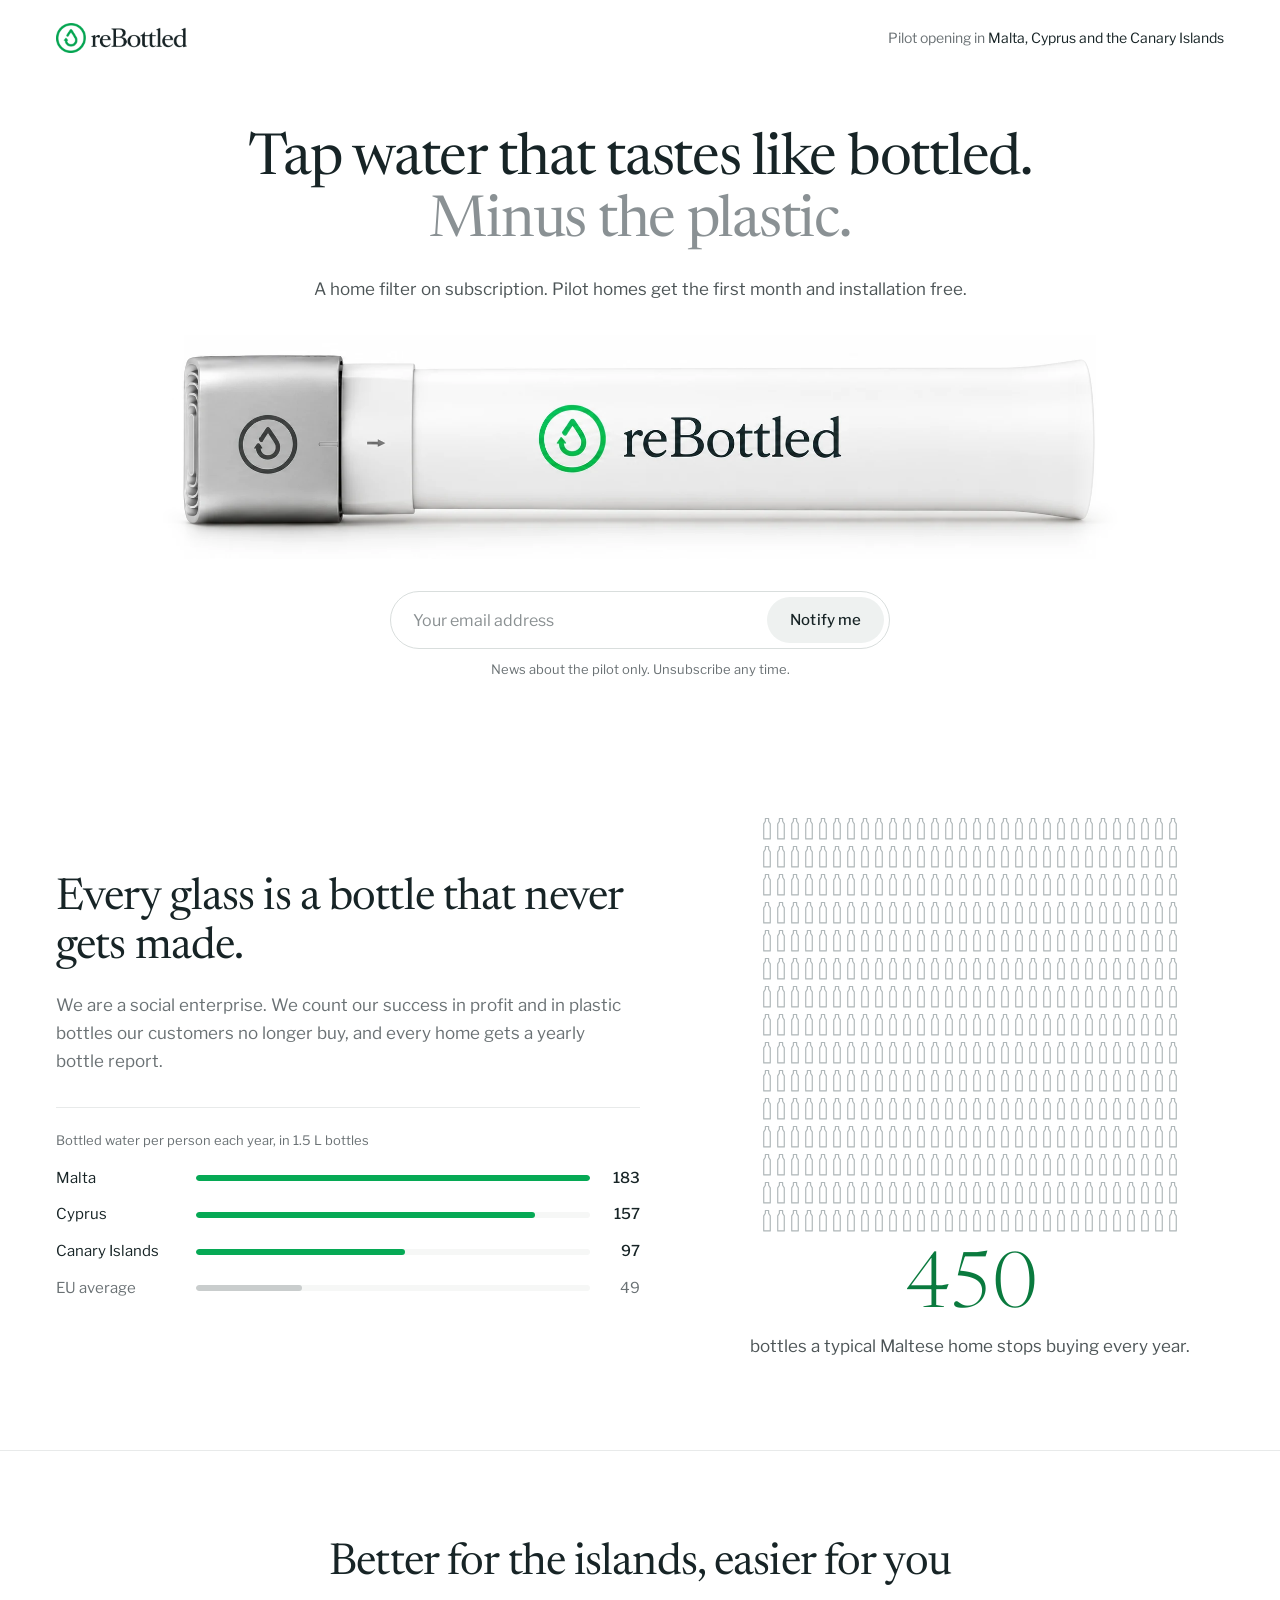
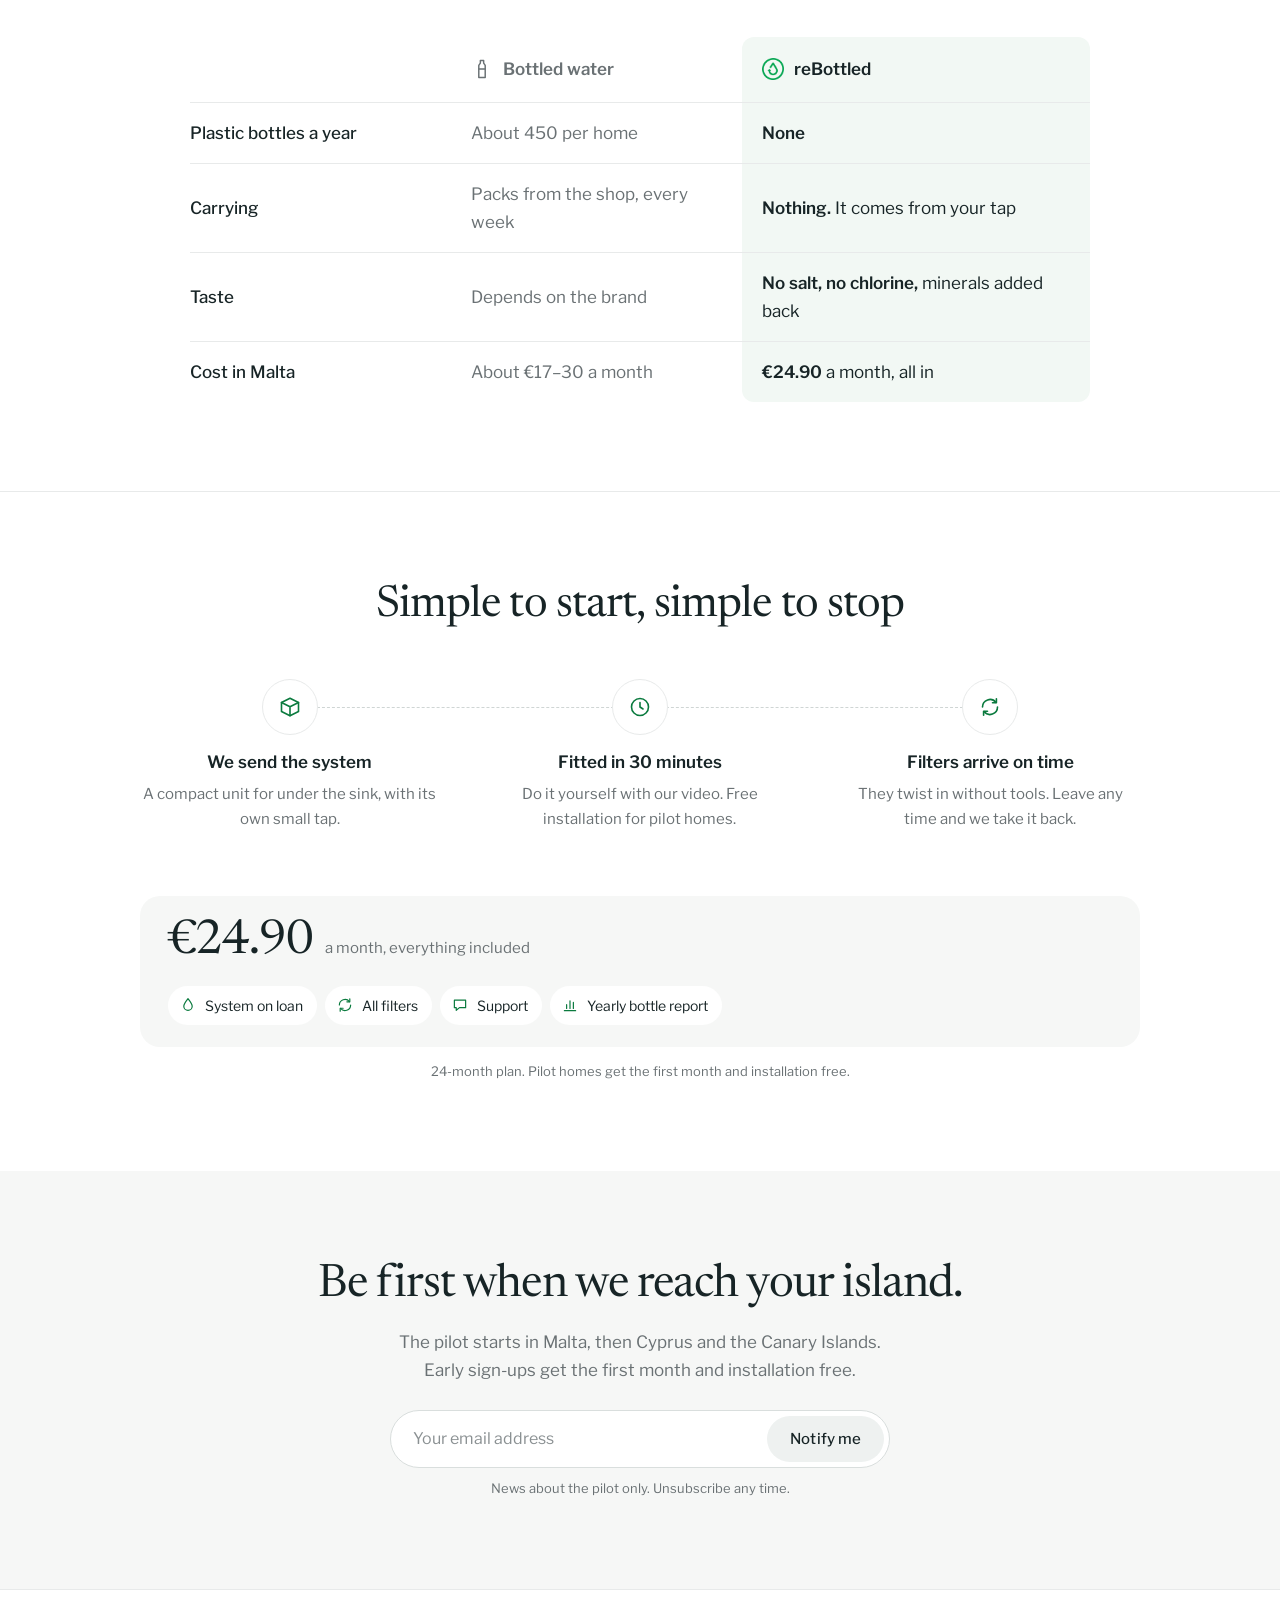
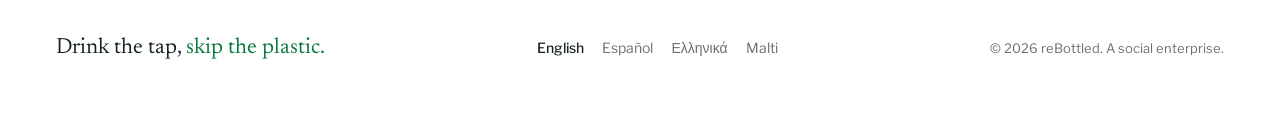
<file: index.html>
<!doctype html>
<html lang="en">
<head>
  <meta charset="utf-8">
  <meta name="viewport" content="width=device-width, initial-scale=1">
  <title>reBottled | Great water at home, without plastic bottles</title>
  <meta name="description" content="reBottled is a social enterprise bringing clean, great-tasting tap water to homes in Malta, Cyprus and the Canary Islands, so families can stop buying water in plastic.">
  <meta name="theme-color" content="#ffffff">
  <meta property="og:title" content="reBottled | Great water at home, without plastic bottles">
  <meta property="og:description" content="A home water system on subscription for Malta, Cyprus and the Canary Islands. Join the pilot: first month and installation free.">
  <meta property="og:type" content="website">
  <meta property="og:image" content="assets/hero-filter.webp">
  <link rel="icon" type="image/png" href="assets/favicon.png">
  <link rel="apple-touch-icon" href="assets/apple-touch-icon.png">
  <link rel="preconnect" href="https://fonts.googleapis.com">
  <link rel="preconnect" href="https://fonts.gstatic.com" crossorigin>
  <link rel="stylesheet" href="https://fonts.googleapis.com/css2?family=Newsreader:opsz,wght@6..72,300;6..72,400;6..72,500&family=Libre+Franklin:wght@400;500;600&display=swap">
  <link rel="stylesheet" href="styles.css">
  <script>document.documentElement.classList.add("js");</script>
  <script src="config.js"></script>
  <script src="main.js" defer></script>
</head>
<body>
  <a class="skip-link" href="#main">Skip to content</a>

  <header class="site-header">
    <div class="wrap header-inner">
      <a class="brand" href="#top" aria-label="reBottled, back to top">
        <picture>
          <source srcset="assets/logo.webp" type="image/webp">
          <img src="assets/logo.png" alt="reBottled" width="174" height="40">
        </picture>
      </a>
      <p class="header-note">Pilot opening in <span>Malta, Cyprus and the Canary Islands</span></p>
    </div>
  </header>

  <main id="main">

    <section class="hero" id="top">
      <div class="wrap hero-copy">
        <h1 class="hero-title"><span class="hero-title-line">Tap water that tastes like bottled.</span> <span class="hero-title-line hero-title-quiet">Minus the plastic.</span></h1>
        <p class="hero-lead">A home filter on subscription. Pilot homes get the first month and installation free.</p>
      </div>
      <figure class="hero-product">
        <img src="assets/hero-filter.webp" srcset="assets/hero-filter-1000.webp 947w, assets/hero-filter.webp 1894w" sizes="(max-width: 700px) 100vw, 960px" alt="The reBottled filter: a slim white cylinder with a brushed metal end cap and the green reBottled logo" width="1894" height="442" fetchpriority="high">
      </figure>
      <div class="wrap hero-signup">
        <form class="signup" novalidate>
          <div class="signup-field">
            <label class="visually-hidden" for="hero-email">Email address</label>
            <input id="hero-email" name="email" type="email" autocomplete="email" inputmode="email" placeholder="Your email address" required>
            <button class="pill-button" type="submit">Notify me</button>
          </div>
          <p class="signup-note">News about the pilot only. Unsubscribe any time.</p>
        </form>
      </div>
    </section>

    <section class="section impact" id="mission" aria-labelledby="impact-title">
      <div class="wrap impact-grid">
        <div class="impact-copy">
          <h2 id="impact-title">Every glass is a bottle that never gets made.</h2>
          <p class="lead">We are a social enterprise. We count our success in profit and in plastic bottles our customers no longer buy, and every home gets a yearly bottle report.</p>
          <div class="chart" aria-labelledby="chart-title">
            <p class="chart-title" id="chart-title">Bottled water per person each year, in 1.5 L bottles</p>
            <dl class="bars">
              <div class="bar-row">
                <dt>Malta</dt>
                <dd><span class="bar"><span style="--w: 100%"></span></span><span class="bar-value">183</span></dd>
              </div>
              <div class="bar-row">
                <dt>Cyprus</dt>
                <dd><span class="bar"><span style="--w: 86%"></span></span><span class="bar-value">157</span></dd>
              </div>
              <div class="bar-row">
                <dt>Canary Islands</dt>
                <dd><span class="bar"><span style="--w: 53%"></span></span><span class="bar-value">97</span></dd>
              </div>
              <div class="bar-row is-reference">
                <dt>EU average</dt>
                <dd><span class="bar"><span style="--w: 27%"></span></span><span class="bar-value">49</span></dd>
              </div>
            </dl>
          </div>
        </div>
        <figure class="bottle-wall">
          <div class="bottle-grid" role="img" aria-label="A grid of 450 small plastic bottles"></div>
          <figcaption><span class="wall-number">450</span> bottles a typical Maltese home stops buying every year.</figcaption>
        </figure>
      </div>
    </section>

    <section class="section compare" id="why" aria-labelledby="compare-title">
      <div class="wrap">
        <h2 id="compare-title" class="section-title">Better for the islands, easier for you</h2>
        <div class="compare-table" role="table" aria-label="Bottled water compared with reBottled">
          <div class="compare-row compare-head" role="row">
            <span role="columnheader"><span class="visually-hidden">Compared on</span></span>
            <span role="columnheader" class="col-bottled"><svg class="icon icon-head" viewBox="0 0 24 24" aria-hidden="true"><path d="M10.2 2.8h3.6v2.7l1.7 2.6v13.1h-7V8.1l1.7-2.6z"/><path d="M8.5 12h7"/></svg>Bottled water</span>
            <span role="columnheader" class="col-us"><img src="assets/favicon.png" alt="" width="22" height="22">reBottled</span>
          </div>
          <div class="compare-row" role="row">
            <span role="rowheader">Plastic bottles a year</span>
            <span role="cell" class="col-bottled" data-label="Bottled"><span>About 450 per home</span></span>
            <span role="cell" class="col-us" data-label="reBottled"><span><strong>None</strong></span></span>
          </div>
          <div class="compare-row" role="row">
            <span role="rowheader">Carrying</span>
            <span role="cell" class="col-bottled" data-label="Bottled"><span>Packs from the shop, every week</span></span>
            <span role="cell" class="col-us" data-label="reBottled"><span><strong>Nothing.</strong> It comes from your tap</span></span>
          </div>
          <div class="compare-row" role="row">
            <span role="rowheader">Taste</span>
            <span role="cell" class="col-bottled" data-label="Bottled"><span>Depends on the brand</span></span>
            <span role="cell" class="col-us" data-label="reBottled"><span><strong>No salt, no chlorine,</strong> minerals added back</span></span>
          </div>
          <div class="compare-row" role="row">
            <span role="rowheader">Cost in Malta</span>
            <span role="cell" class="col-bottled" data-label="Bottled"><span>About €17–30 a month</span></span>
            <span role="cell" class="col-us" data-label="reBottled"><span><strong>€24.90</strong> a month, all in</span></span>
          </div>
        </div>
      </div>
    </section>

    <section class="section how" id="how" aria-labelledby="how-title">
      <div class="wrap">
        <h2 id="how-title" class="section-title">Simple to start, simple to stop</h2>
        <ol class="steps">
          <li>
            <span class="step-icon"><svg class="icon" viewBox="0 0 24 24" aria-hidden="true"><path d="M3.5 7.5 12 3.2l8.5 4.3v9L12 20.8l-8.5-4.3z"/><path d="M3.5 7.5 12 11.8l8.5-4.3M12 11.8v9"/></svg></span>
            <h3>We send the system</h3>
            <p>A compact unit for under the sink, with its own small tap.</p>
          </li>
          <li>
            <span class="step-icon"><svg class="icon" viewBox="0 0 24 24" aria-hidden="true"><circle cx="12" cy="12" r="8.5"/><path d="M12 7.5V12l3 2"/></svg></span>
            <h3>Fitted in 30 minutes</h3>
            <p>Do it yourself with our video. Free installation for pilot homes.</p>
          </li>
          <li>
            <span class="step-icon"><svg class="icon" viewBox="0 0 24 24" aria-hidden="true"><path d="M19.5 12a7.5 7.5 0 0 1-13.4 4.6"/><path d="M4.5 12a7.5 7.5 0 0 1 13.4-4.6"/><path d="M18.4 3.8v3.9h-3.9"/><path d="M5.6 20.2v-3.9h3.9"/></svg></span>
            <h3>Filters arrive on time</h3>
            <p>They twist in without tools. Leave any time and we take it back.</p>
          </li>
        </ol>

        <div class="price-band" id="pricing">
          <p class="price"><span class="price-amount">€24.90</span><span class="price-unit">a month, everything included</span></p>
          <ul class="included">
            <li><svg class="icon" viewBox="0 0 24 24" aria-hidden="true"><path d="M12 3.5c3.2 4.1 5.6 7.1 5.6 10a5.6 5.6 0 0 1-11.2 0c0-2.9 2.4-5.9 5.6-10z"/></svg>System on loan</li>
            <li><svg class="icon" viewBox="0 0 24 24" aria-hidden="true"><path d="M19.5 12a7.5 7.5 0 0 1-13.4 4.6"/><path d="M4.5 12a7.5 7.5 0 0 1 13.4-4.6"/><path d="M18.4 3.8v3.9h-3.9"/><path d="M5.6 20.2v-3.9h3.9"/></svg>All filters</li>
            <li><svg class="icon" viewBox="0 0 24 24" aria-hidden="true"><path d="M4.5 5.5h15v10h-8.2l-4.3 3.5v-3.5H4.5z"/></svg>Support</li>
            <li><svg class="icon" viewBox="0 0 24 24" aria-hidden="true"><path d="M4.5 19.5h15"/><path d="M7.5 16.5v-5M12 16.5V6.5M16.5 16.5v-8"/></svg>Yearly bottle report</li>
          </ul>
        </div>
        <p class="fine price-fine">24-month plan. Pilot homes get the first month and installation free.</p>
      </div>
    </section>

    <section class="join" id="join" aria-labelledby="join-title">
      <div class="wrap join-inner">
        <h2 id="join-title">Be first when we reach your island.</h2>
        <p class="join-lead">The pilot starts in Malta, then Cyprus and the Canary Islands. Early sign-ups get the first month and installation free.</p>
        <form class="signup" novalidate>
          <div class="signup-field">
            <label class="visually-hidden" for="join-email">Email address</label>
            <input id="join-email" name="email" type="email" autocomplete="email" inputmode="email" placeholder="Your email address" required>
            <button class="pill-button" type="submit">Notify me</button>
          </div>
          <p class="signup-note">News about the pilot only. Unsubscribe any time.</p>
        </form>
      </div>
    </section>

  </main>

  <footer class="site-footer">
    <div class="wrap footer-inner">
      <p class="footer-line">Drink the tap, <span class="accent">skip the plastic.</span></p>
      <nav class="lang-switch" aria-label="Language">
        <a href="./" lang="en" hreflang="en" aria-current="page">English</a>
        <a href="es/" lang="es" hreflang="es">Español</a>
        <a href="cy/" lang="el" hreflang="el">Ελληνικά</a>
        <a href="mt/" lang="mt" hreflang="mt">Malti</a>
      </nav>
      <p class="fine">© <span id="year">2026</span> reBottled. A social enterprise.</p>
    </div>
  </footer>
</body>
</html>
</file>
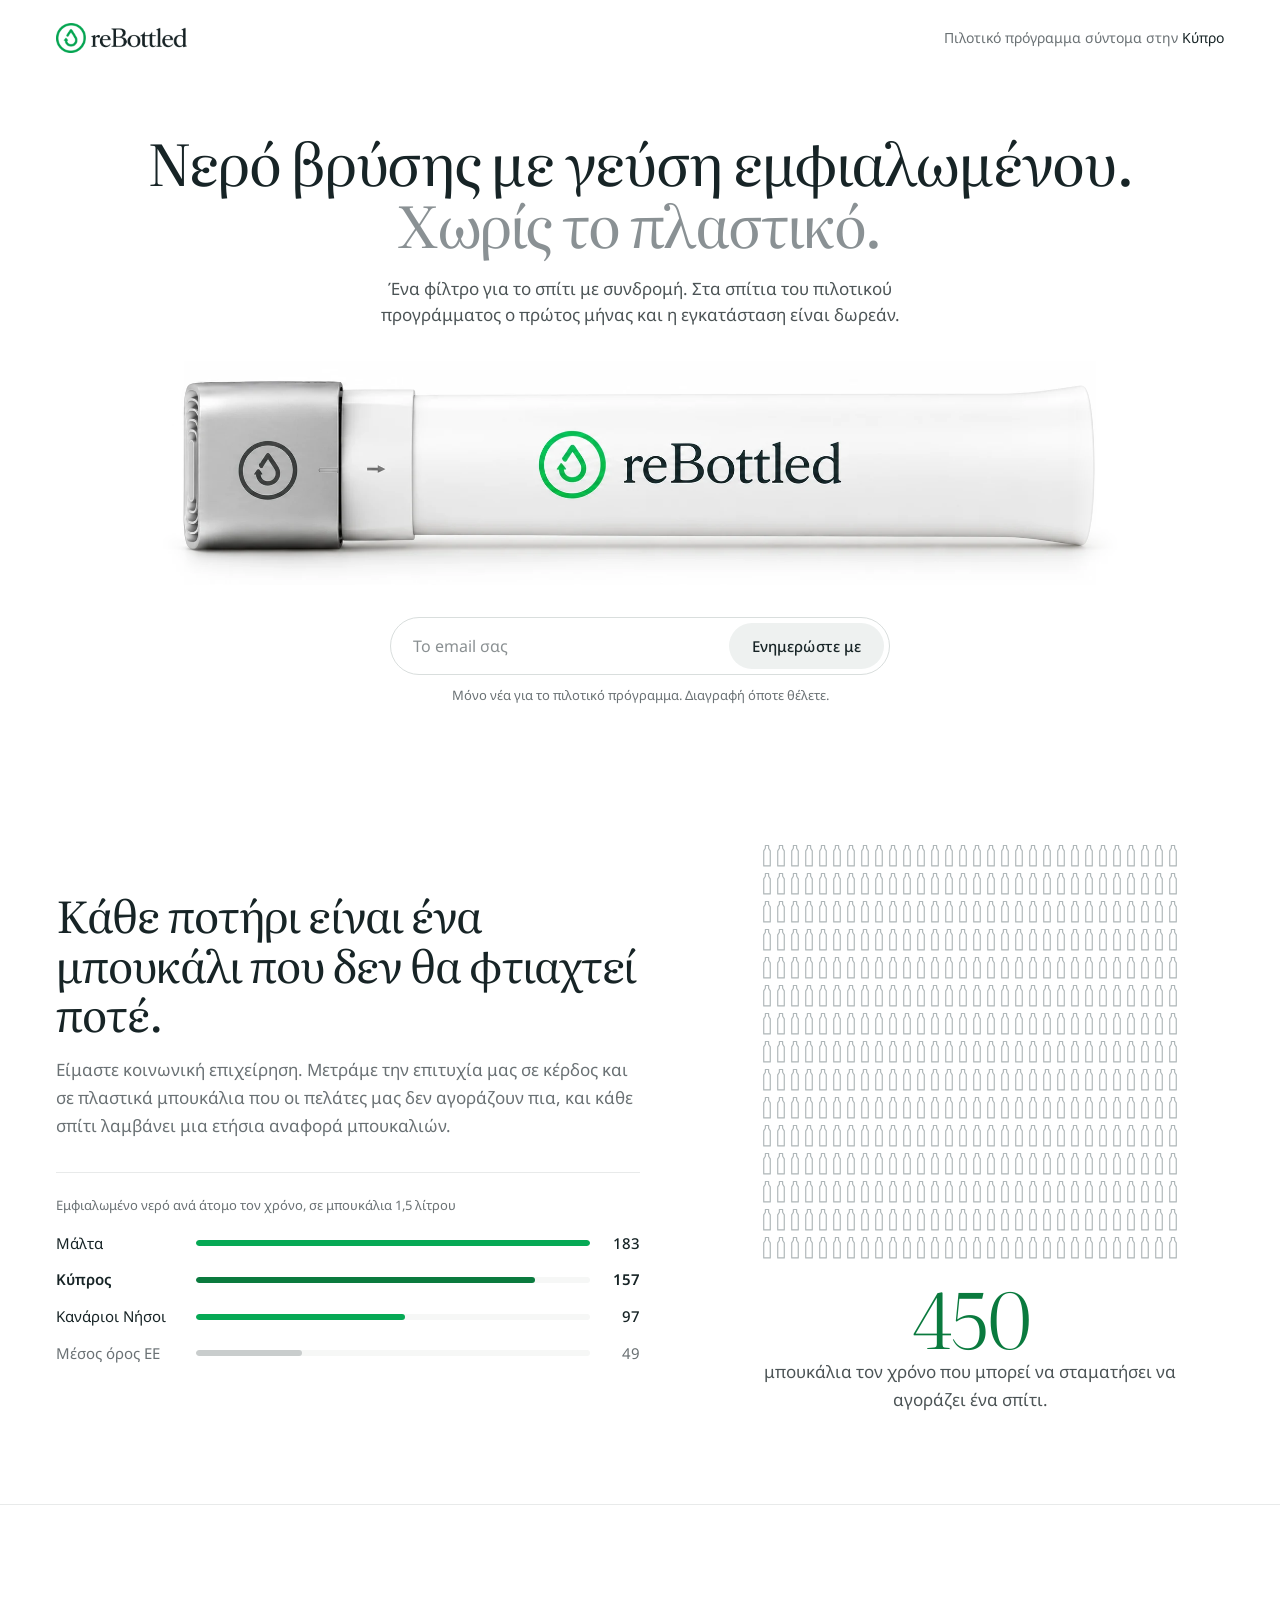
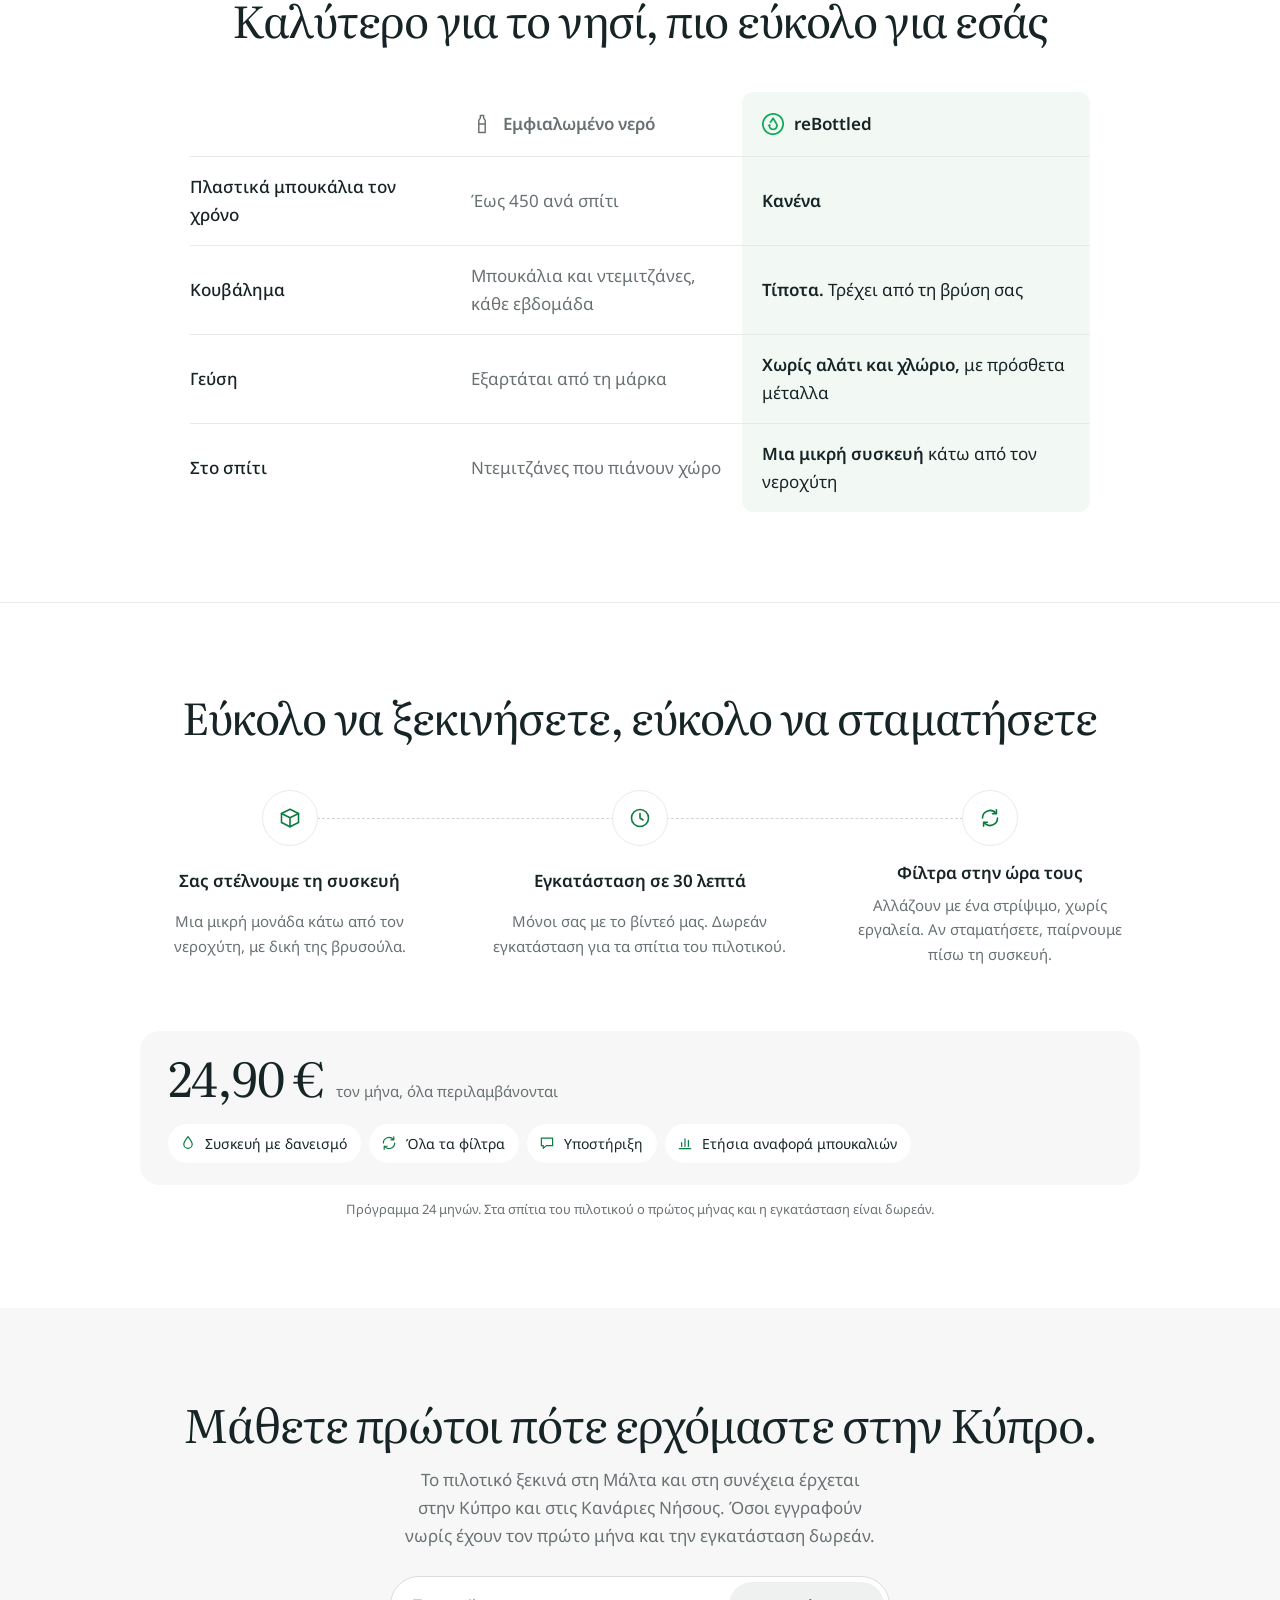
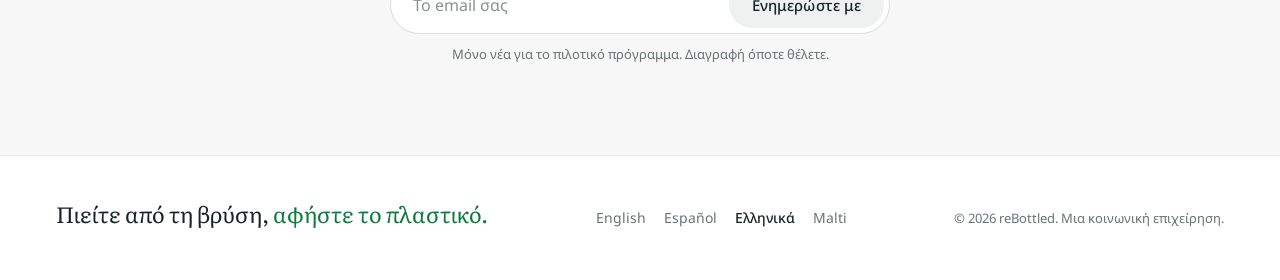
<file: cy/index.html>
<!doctype html>
<html lang="el">
<head>
  <meta charset="utf-8">
  <meta name="viewport" content="width=device-width, initial-scale=1">
  <title>reBottled | Νερό βρύσης με γεύση εμφιαλωμένου, χωρίς πλαστικό</title>
  <meta name="description" content="Η reBottled είναι κοινωνική επιχείρηση που φέρνει στα σπίτια της Κύπρου νερό βρύσης με καλή γεύση, ώστε να μην αγοράζετε πια νερό σε πλαστικά μπουκάλια.">
  <meta name="theme-color" content="#ffffff">
  <meta property="og:title" content="reBottled | Νερό βρύσης με γεύση εμφιαλωμένου, χωρίς πλαστικό">
  <meta property="og:description" content="Φίλτρο νερού για το σπίτι με συνδρομή στην Κύπρο. Πιλοτικό πρόγραμμα: πρώτος μήνας και εγκατάσταση δωρεάν.">
  <meta property="og:type" content="website">
  <meta property="og:image" content="../assets/hero-filter.webp">
  <link rel="icon" type="image/png" href="../assets/favicon.png">
  <link rel="apple-touch-icon" href="../assets/apple-touch-icon.png">
  <link rel="preconnect" href="https://fonts.googleapis.com">
  <link rel="preconnect" href="https://fonts.gstatic.com" crossorigin>
  <link rel="stylesheet" href="https://fonts.googleapis.com/css2?family=Literata:opsz,wght@7..72,300;7..72,400;7..72,500&family=Noto+Sans:wght@400;500;600&display=swap">
  <link rel="stylesheet" href="../styles.css">
  <script>document.documentElement.classList.add("js");</script>
  <script src="../config.js"></script>
  <script type="application/json" id="i18n">
  {
    "sending": "Αποστολή…",
    "notify": "Ενημερώστε με",
    "errorEmpty": "Γράψτε τη διεύθυνση email σας.",
    "errorInvalid": "Η διεύθυνση email δεν φαίνεται σωστή. Ελέγξτε την ξανά.",
    "errorFailed": "Κάτι πήγε στραβά και δεν αποθηκεύσαμε το email σας. Δοκιμάστε ξανά.",
    "thanksTitle": "Είστε στη λίστα.",
    "thanksQuestion": "Κάτι ακόμα: πού μένετε; Θα σας ενημερώσουμε όταν το πιλοτικό έρθει κοντά σας.",
    "thanksPlace": "Θα σας στείλουμε email μόλις ξεκινήσει το πιλοτικό {place}, με τον πρώτο μήνα και την εγκατάσταση δωρεάν.",
    "thanksOther": "Θα σας κρατάμε ενήμερους και, αν έρθουμε στην περιοχή σας, ο πρώτος μήνας και η εγκατάσταση θα είναι δωρεάν.",
    "regions": [
      {
        "id": "cyprus",
        "label": "Κύπρος",
        "place": "στην Κύπρο"
      },
      {
        "id": "malta",
        "label": "Μάλτα",
        "place": "στη Μάλτα"
      },
      {
        "id": "canary-islands",
        "label": "Κανάριοι Νήσοι",
        "place": "στις Κανάριες Νήσους"
      },
      {
        "id": "other",
        "label": "Κάπου αλλού",
        "place": null
      }
    ]
  }
  </script>
  <script src="../main.js" defer></script>
</head>
<body>
  <a class="skip-link" href="#main">Μετάβαση στο περιεχόμενο</a>

  <header class="site-header">
    <div class="wrap header-inner">
      <a class="brand" href="#top" aria-label="reBottled, επιστροφή στην αρχή">
        <picture>
          <source srcset="../assets/logo.webp" type="image/webp">
          <img src="../assets/logo.png" alt="reBottled" width="174" height="40">
        </picture>
      </a>
      <p class="header-note">Πιλοτικό πρόγραμμα σύντομα στην <span>Κύπρο</span></p>
    </div>
  </header>

  <main id="main">

    <section class="hero" id="top">
      <div class="wrap hero-copy">
        <h1 class="hero-title"><span class="hero-title-line">Νερό βρύσης με γεύση εμφιαλωμένου.</span> <span class="hero-title-line hero-title-quiet">Χωρίς το πλαστικό.</span></h1>
        <p class="hero-lead">Ένα φίλτρο για το σπίτι με συνδρομή. Στα σπίτια του πιλοτικού προγράμματος ο πρώτος μήνας και η εγκατάσταση είναι δωρεάν.</p>
      </div>
      <figure class="hero-product">
        <img src="../assets/hero-filter.webp" srcset="../assets/hero-filter-1000.webp 947w, ../assets/hero-filter.webp 1894w" sizes="(max-width: 700px) 100vw, 960px" alt="Το φίλτρο reBottled: ένας λεπτός λευκός κύλινδρος με μεταλλικό καπάκι και το πράσινο λογότυπο της reBottled" width="1894" height="442" fetchpriority="high">
      </figure>
      <div class="wrap hero-signup">
        <form class="signup" novalidate>
          <div class="signup-field">
            <label class="visually-hidden" for="hero-email">Διεύθυνση email</label>
            <input id="hero-email" name="email" type="email" autocomplete="email" inputmode="email" placeholder="Το email σας" required>
            <button class="pill-button" type="submit">Ενημερώστε με</button>
          </div>
          <p class="signup-note">Μόνο νέα για το πιλοτικό πρόγραμμα. Διαγραφή όποτε θέλετε.</p>
        </form>
      </div>
    </section>

    <section class="section impact" id="mission" aria-labelledby="impact-title">
      <div class="wrap impact-grid">
        <div class="impact-copy">
          <h2 id="impact-title">Κάθε ποτήρι είναι ένα μπουκάλι που δεν θα φτιαχτεί ποτέ.</h2>
          <p class="lead">Είμαστε κοινωνική επιχείρηση. Μετράμε την επιτυχία μας σε κέρδος και σε πλαστικά μπουκάλια που οι πελάτες μας δεν αγοράζουν πια, και κάθε σπίτι λαμβάνει μια ετήσια αναφορά μπουκαλιών.</p>
          <div class="chart" aria-labelledby="chart-title">
            <p class="chart-title" id="chart-title">Εμφιαλωμένο νερό ανά άτομο τον χρόνο, σε μπουκάλια 1,5 λίτρου</p>
            <dl class="bars">
              <div class="bar-row">
                <dt>Μάλτα</dt>
                <dd><span class="bar"><span style="--w: 100%"></span></span><span class="bar-value">183</span></dd>
              </div>
              <div class="bar-row is-local">
                <dt>Κύπρος</dt>
                <dd><span class="bar"><span style="--w: 86%"></span></span><span class="bar-value">157</span></dd>
              </div>
              <div class="bar-row">
                <dt>Κανάριοι Νήσοι</dt>
                <dd><span class="bar"><span style="--w: 53%"></span></span><span class="bar-value">97</span></dd>
              </div>
              <div class="bar-row is-reference">
                <dt>Μέσος όρος ΕΕ</dt>
                <dd><span class="bar"><span style="--w: 27%"></span></span><span class="bar-value">49</span></dd>
              </div>
            </dl>
          </div>
        </div>
        <figure class="bottle-wall">
          <div class="bottle-grid" role="img" aria-label="Πλέγμα με 450 μικρά πλαστικά μπουκάλια"></div>
          <figcaption><span class="wall-number">450</span> μπουκάλια τον χρόνο που μπορεί να σταματήσει να αγοράζει ένα σπίτι.</figcaption>
        </figure>
      </div>
    </section>

    <section class="section compare" id="why" aria-labelledby="compare-title">
      <div class="wrap">
        <h2 id="compare-title" class="section-title">Καλύτερο για το νησί, πιο εύκολο για εσάς</h2>
        <div class="compare-table" role="table" aria-label="Εμφιαλωμένο νερό σε σύγκριση με το reBottled">
          <div class="compare-row compare-head" role="row">
            <span role="columnheader"><span class="visually-hidden">Σύγκριση</span></span>
            <span role="columnheader" class="col-bottled"><svg class="icon icon-head" viewBox="0 0 24 24" aria-hidden="true"><path d="M10.2 2.8h3.6v2.7l1.7 2.6v13.1h-7V8.1l1.7-2.6z"/><path d="M8.5 12h7"/></svg>Εμφιαλωμένο νερό</span>
            <span role="columnheader" class="col-us"><img src="../assets/favicon.png" alt="" width="22" height="22">reBottled</span>
          </div>
          <div class="compare-row" role="row">
            <span role="rowheader">Πλαστικά μπουκάλια τον χρόνο</span>
            <span role="cell" class="col-bottled" data-label="Εμφιαλωμένο"><span>Έως 450 ανά σπίτι</span></span>
            <span role="cell" class="col-us" data-label="reBottled"><span><strong>Κανένα</strong></span></span>
          </div>
          <div class="compare-row" role="row">
            <span role="rowheader">Κουβάλημα</span>
            <span role="cell" class="col-bottled" data-label="Εμφιαλωμένο"><span>Μπουκάλια και ντεμιτζάνες, κάθε εβδομάδα</span></span>
            <span role="cell" class="col-us" data-label="reBottled"><span><strong>Τίποτα.</strong> Τρέχει από τη βρύση σας</span></span>
          </div>
          <div class="compare-row" role="row">
            <span role="rowheader">Γεύση</span>
            <span role="cell" class="col-bottled" data-label="Εμφιαλωμένο"><span>Εξαρτάται από τη μάρκα</span></span>
            <span role="cell" class="col-us" data-label="reBottled"><span><strong>Χωρίς αλάτι και χλώριο,</strong> με πρόσθετα μέταλλα</span></span>
          </div>
          <div class="compare-row" role="row">
            <span role="rowheader">Στο σπίτι</span>
            <span role="cell" class="col-bottled" data-label="Εμφιαλωμένο"><span>Ντεμιτζάνες που πιάνουν χώρο</span></span>
            <span role="cell" class="col-us" data-label="reBottled"><span><strong>Μια μικρή συσκευή</strong> κάτω από τον νεροχύτη</span></span>
          </div>
        </div>
      </div>
    </section>

    <section class="section how" id="how" aria-labelledby="how-title">
      <div class="wrap">
        <h2 id="how-title" class="section-title">Εύκολο να ξεκινήσετε, εύκολο να σταματήσετε</h2>
        <ol class="steps">
          <li>
            <span class="step-icon"><svg class="icon" viewBox="0 0 24 24" aria-hidden="true"><path d="M3.5 7.5 12 3.2l8.5 4.3v9L12 20.8l-8.5-4.3z"/><path d="M3.5 7.5 12 11.8l8.5-4.3M12 11.8v9"/></svg></span>
            <h3>Σας στέλνουμε τη συσκευή</h3>
            <p>Μια μικρή μονάδα κάτω από τον νεροχύτη, με δική της βρυσούλα.</p>
          </li>
          <li>
            <span class="step-icon"><svg class="icon" viewBox="0 0 24 24" aria-hidden="true"><circle cx="12" cy="12" r="8.5"/><path d="M12 7.5V12l3 2"/></svg></span>
            <h3>Εγκατάσταση σε 30 λεπτά</h3>
            <p>Μόνοι σας με το βίντεό μας. Δωρεάν εγκατάσταση για τα σπίτια του πιλοτικού.</p>
          </li>
          <li>
            <span class="step-icon"><svg class="icon" viewBox="0 0 24 24" aria-hidden="true"><path d="M19.5 12a7.5 7.5 0 0 1-13.4 4.6"/><path d="M4.5 12a7.5 7.5 0 0 1 13.4-4.6"/><path d="M18.4 3.8v3.9h-3.9"/><path d="M5.6 20.2v-3.9h3.9"/></svg></span>
            <h3>Φίλτρα στην ώρα τους</h3>
            <p>Αλλάζουν με ένα στρίψιμο, χωρίς εργαλεία. Αν σταματήσετε, παίρνουμε πίσω τη συσκευή.</p>
          </li>
        </ol>

        <div class="price-band" id="pricing">
          <p class="price"><span class="price-amount">24,90 €</span><span class="price-unit">τον μήνα, όλα περιλαμβάνονται</span></p>
          <ul class="included">
            <li><svg class="icon" viewBox="0 0 24 24" aria-hidden="true"><path d="M12 3.5c3.2 4.1 5.6 7.1 5.6 10a5.6 5.6 0 0 1-11.2 0c0-2.9 2.4-5.9 5.6-10z"/></svg>Συσκευή με δανεισμό</li>
            <li><svg class="icon" viewBox="0 0 24 24" aria-hidden="true"><path d="M19.5 12a7.5 7.5 0 0 1-13.4 4.6"/><path d="M4.5 12a7.5 7.5 0 0 1 13.4-4.6"/><path d="M18.4 3.8v3.9h-3.9"/><path d="M5.6 20.2v-3.9h3.9"/></svg>Όλα τα φίλτρα</li>
            <li><svg class="icon" viewBox="0 0 24 24" aria-hidden="true"><path d="M4.5 5.5h15v10h-8.2l-4.3 3.5v-3.5H4.5z"/></svg>Υποστήριξη</li>
            <li><svg class="icon" viewBox="0 0 24 24" aria-hidden="true"><path d="M4.5 19.5h15"/><path d="M7.5 16.5v-5M12 16.5V6.5M16.5 16.5v-8"/></svg>Ετήσια αναφορά μπουκαλιών</li>
          </ul>
        </div>
        <p class="fine price-fine">Πρόγραμμα 24 μηνών. Στα σπίτια του πιλοτικού ο πρώτος μήνας και η εγκατάσταση είναι δωρεάν.</p>
      </div>
    </section>

    <section class="join" id="join" aria-labelledby="join-title">
      <div class="wrap join-inner">
        <h2 id="join-title">Μάθετε πρώτοι πότε ερχόμαστε στην Κύπρο.</h2>
        <p class="join-lead">Το πιλοτικό ξεκινά στη Μάλτα και στη συνέχεια έρχεται στην Κύπρο και στις Κανάριες Νήσους. Όσοι εγγραφούν νωρίς έχουν τον πρώτο μήνα και την εγκατάσταση δωρεάν.</p>
        <form class="signup" novalidate>
          <div class="signup-field">
            <label class="visually-hidden" for="join-email">Διεύθυνση email</label>
            <input id="join-email" name="email" type="email" autocomplete="email" inputmode="email" placeholder="Το email σας" required>
            <button class="pill-button" type="submit">Ενημερώστε με</button>
          </div>
          <p class="signup-note">Μόνο νέα για το πιλοτικό πρόγραμμα. Διαγραφή όποτε θέλετε.</p>
        </form>
      </div>
    </section>

  </main>

  <footer class="site-footer">
    <div class="wrap footer-inner">
      <p class="footer-line">Πιείτε από τη βρύση, <span class="accent">αφήστε το πλαστικό.</span></p>
      <nav class="lang-switch" aria-label="Γλώσσα">
        <a href="../" lang="en" hreflang="en">English</a>
        <a href="../es/" lang="es" hreflang="es">Español</a>
        <a href="./" lang="el" hreflang="el" aria-current="page">Ελληνικά</a>
        <a href="../mt/" lang="mt" hreflang="mt">Malti</a>
      </nav>
      <p class="fine">© <span id="year">2026</span> reBottled. Μια κοινωνική επιχείρηση.</p>
    </div>
  </footer>
</body>
</html>
</file>
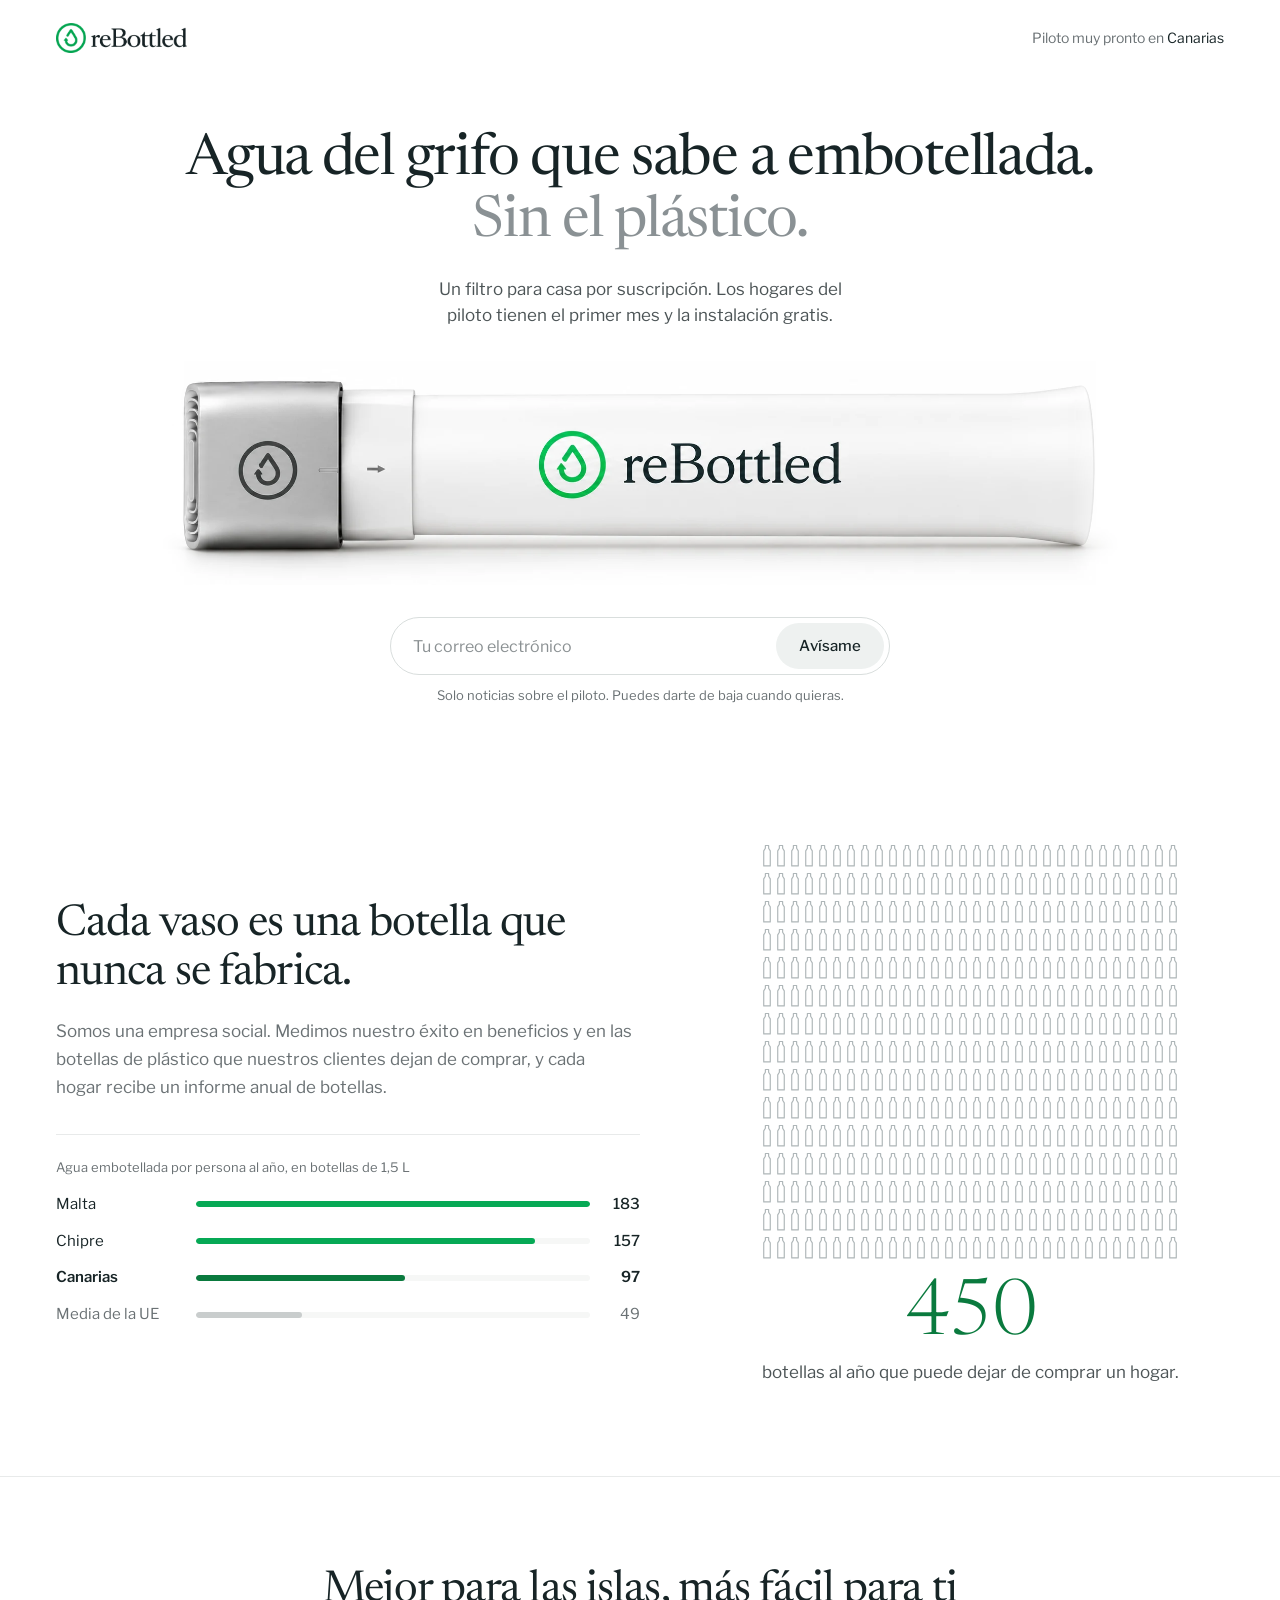
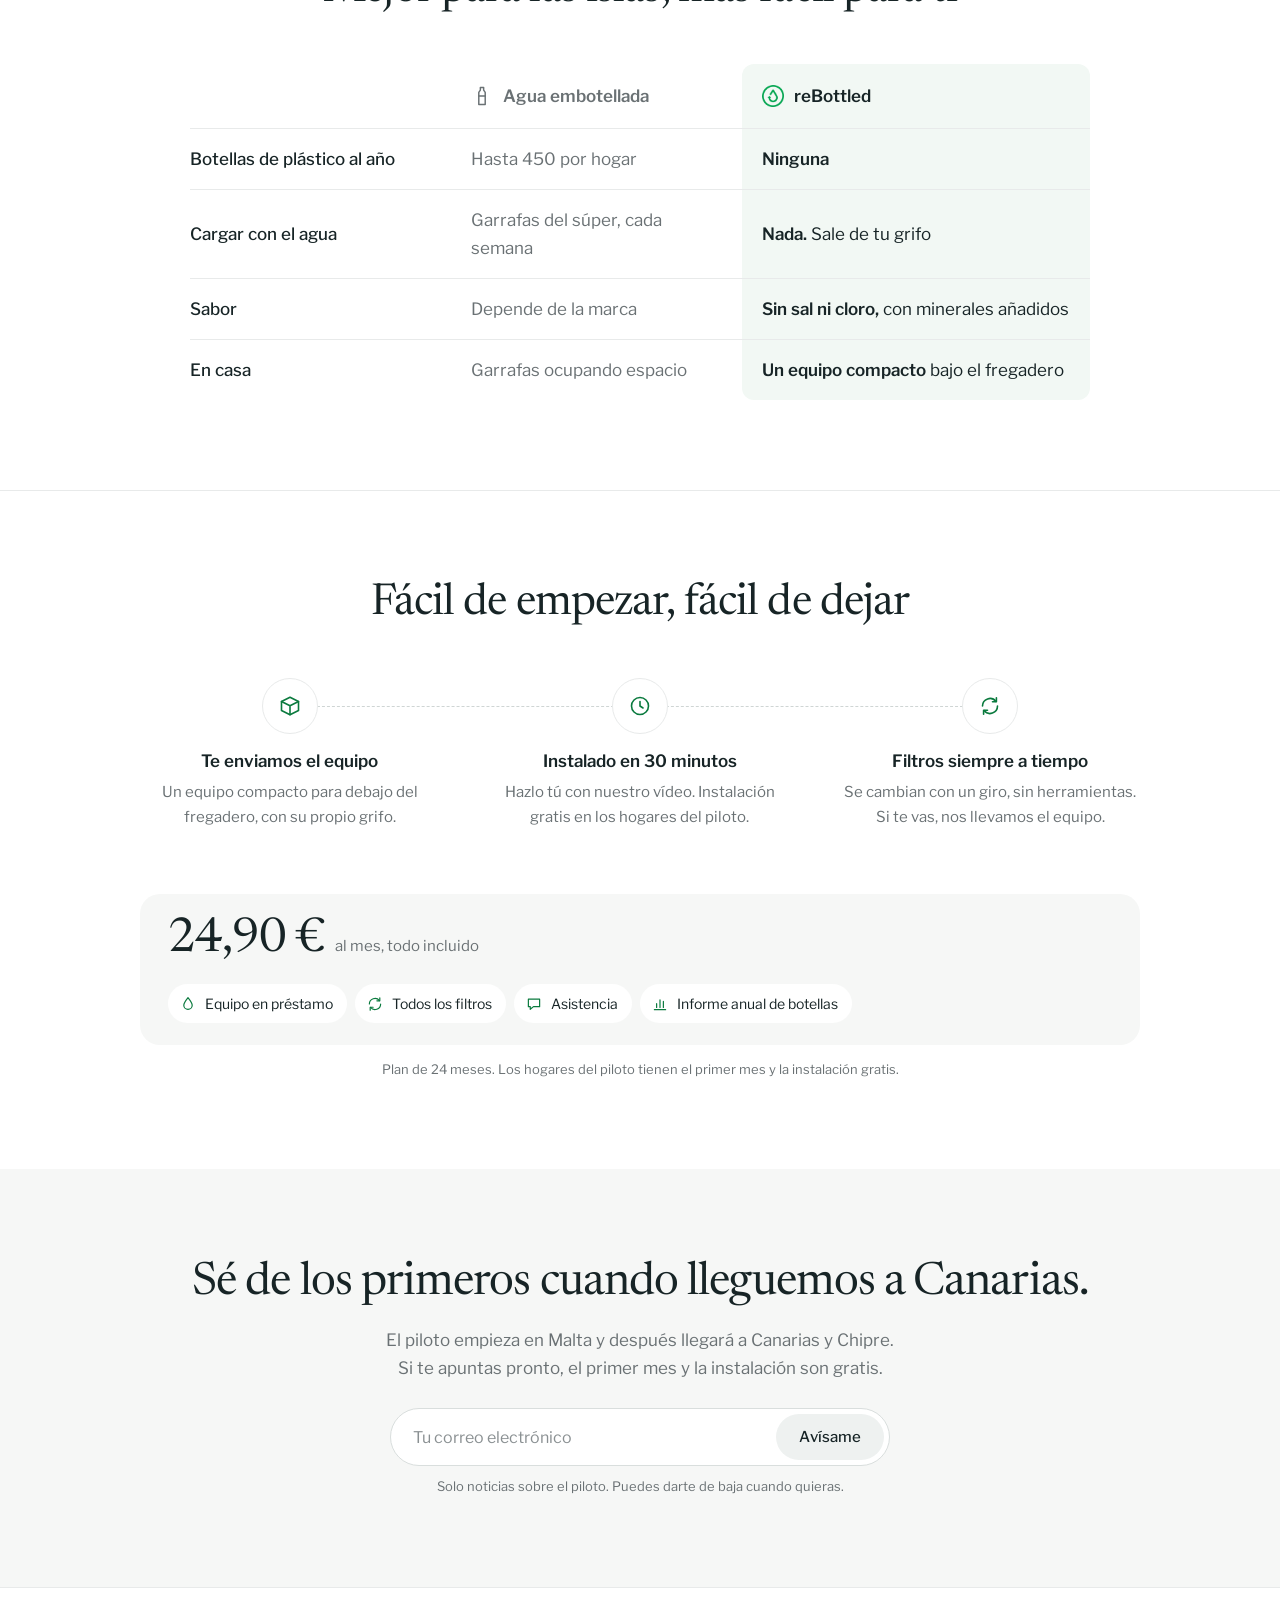
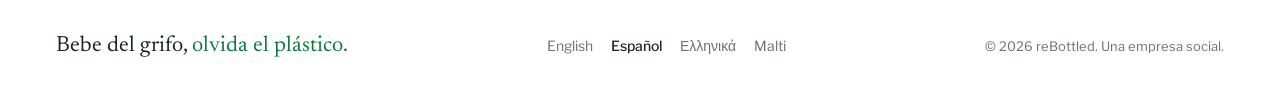
<file: es/index.html>
<!doctype html>
<html lang="es">
<head>
  <meta charset="utf-8">
  <meta name="viewport" content="width=device-width, initial-scale=1">
  <title>reBottled | Agua del grifo que sabe a embotellada, sin plástico</title>
  <meta name="description" content="reBottled es una empresa social que lleva a los hogares de Canarias agua del grifo con buen sabor, para dejar de comprar agua en garrafas y botellas de plástico.">
  <meta name="theme-color" content="#ffffff">
  <meta property="og:title" content="reBottled | Agua del grifo que sabe a embotellada, sin plástico">
  <meta property="og:description" content="Un filtro para casa por suscripción en Canarias. Únete al piloto: primer mes e instalación gratis.">
  <meta property="og:type" content="website">
  <meta property="og:image" content="../assets/hero-filter.webp">
  <link rel="icon" type="image/png" href="../assets/favicon.png">
  <link rel="apple-touch-icon" href="../assets/apple-touch-icon.png">
  <link rel="preconnect" href="https://fonts.googleapis.com">
  <link rel="preconnect" href="https://fonts.gstatic.com" crossorigin>
  <link rel="stylesheet" href="https://fonts.googleapis.com/css2?family=Newsreader:opsz,wght@6..72,300;6..72,400;6..72,500&family=Libre+Franklin:wght@400;500;600&display=swap">
  <link rel="stylesheet" href="../styles.css">
  <script>document.documentElement.classList.add("js");</script>
  <script src="../config.js"></script>
  <script type="application/json" id="i18n">
  {
    "sending": "Enviando…",
    "notify": "Avísame",
    "errorEmpty": "Escribe tu correo electrónico.",
    "errorInvalid": "Parece que ese correo no es válido. Revísalo, por favor.",
    "errorFailed": "Algo ha fallado y no hemos podido guardar tu correo. Inténtalo de nuevo.",
    "thanksTitle": "Ya estás en la lista.",
    "thanksQuestion": "Una cosa más: ¿dónde vives? Te avisaremos cuando el piloto llegue a tu zona.",
    "thanksPlace": "Te escribiremos en cuanto el piloto abra {place}, con el primer mes y la instalación gratis.",
    "thanksOther": "Te mantendremos al tanto y, si llegamos a tu zona, el primer mes y la instalación serán gratis.",
    "regions": [
      {
        "id": "canary-islands",
        "label": "Canarias",
        "place": "en Canarias"
      },
      {
        "id": "malta",
        "label": "Malta",
        "place": "en Malta"
      },
      {
        "id": "cyprus",
        "label": "Chipre",
        "place": "en Chipre"
      },
      {
        "id": "other",
        "label": "Otro lugar",
        "place": null
      }
    ]
  }
  </script>
  <script src="../main.js" defer></script>
</head>
<body>
  <a class="skip-link" href="#main">Saltar al contenido</a>

  <header class="site-header">
    <div class="wrap header-inner">
      <a class="brand" href="#top" aria-label="reBottled, volver arriba">
        <picture>
          <source srcset="../assets/logo.webp" type="image/webp">
          <img src="../assets/logo.png" alt="reBottled" width="174" height="40">
        </picture>
      </a>
      <p class="header-note">Piloto muy pronto en <span>Canarias</span></p>
    </div>
  </header>

  <main id="main">

    <section class="hero" id="top">
      <div class="wrap hero-copy">
        <h1 class="hero-title"><span class="hero-title-line">Agua del grifo que sabe a embotellada.</span> <span class="hero-title-line hero-title-quiet">Sin el plástico.</span></h1>
        <p class="hero-lead">Un filtro para casa por suscripción. Los hogares del piloto tienen el primer mes y la instalación gratis.</p>
      </div>
      <figure class="hero-product">
        <img src="../assets/hero-filter.webp" srcset="../assets/hero-filter-1000.webp 947w, ../assets/hero-filter.webp 1894w" sizes="(max-width: 700px) 100vw, 960px" alt="El filtro reBottled: un cilindro blanco y estilizado con una tapa de metal cepillado y el logotipo verde de reBottled" width="1894" height="442" fetchpriority="high">
      </figure>
      <div class="wrap hero-signup">
        <form class="signup" novalidate>
          <div class="signup-field">
            <label class="visually-hidden" for="hero-email">Correo electrónico</label>
            <input id="hero-email" name="email" type="email" autocomplete="email" inputmode="email" placeholder="Tu correo electrónico" required>
            <button class="pill-button" type="submit">Avísame</button>
          </div>
          <p class="signup-note">Solo noticias sobre el piloto. Puedes darte de baja cuando quieras.</p>
        </form>
      </div>
    </section>

    <section class="section impact" id="mission" aria-labelledby="impact-title">
      <div class="wrap impact-grid">
        <div class="impact-copy">
          <h2 id="impact-title">Cada vaso es una botella que nunca se fabrica.</h2>
          <p class="lead">Somos una empresa social. Medimos nuestro éxito en beneficios y en las botellas de plástico que nuestros clientes dejan de comprar, y cada hogar recibe un informe anual de botellas.</p>
          <div class="chart" aria-labelledby="chart-title">
            <p class="chart-title" id="chart-title">Agua embotellada por persona al año, en botellas de 1,5 L</p>
            <dl class="bars">
              <div class="bar-row">
                <dt>Malta</dt>
                <dd><span class="bar"><span style="--w: 100%"></span></span><span class="bar-value">183</span></dd>
              </div>
              <div class="bar-row">
                <dt>Chipre</dt>
                <dd><span class="bar"><span style="--w: 86%"></span></span><span class="bar-value">157</span></dd>
              </div>
              <div class="bar-row is-local">
                <dt>Canarias</dt>
                <dd><span class="bar"><span style="--w: 53%"></span></span><span class="bar-value">97</span></dd>
              </div>
              <div class="bar-row is-reference">
                <dt>Media de la UE</dt>
                <dd><span class="bar"><span style="--w: 27%"></span></span><span class="bar-value">49</span></dd>
              </div>
            </dl>
          </div>
        </div>
        <figure class="bottle-wall">
          <div class="bottle-grid" role="img" aria-label="Una cuadrícula de 450 botellas de plástico pequeñas"></div>
          <figcaption><span class="wall-number">450</span> botellas al año que puede dejar de comprar un hogar.</figcaption>
        </figure>
      </div>
    </section>

    <section class="section compare" id="why" aria-labelledby="compare-title">
      <div class="wrap">
        <h2 id="compare-title" class="section-title">Mejor para las islas, más fácil para ti</h2>
        <div class="compare-table" role="table" aria-label="Agua embotellada comparada con reBottled">
          <div class="compare-row compare-head" role="row">
            <span role="columnheader"><span class="visually-hidden">Comparamos</span></span>
            <span role="columnheader" class="col-bottled"><svg class="icon icon-head" viewBox="0 0 24 24" aria-hidden="true"><path d="M10.2 2.8h3.6v2.7l1.7 2.6v13.1h-7V8.1l1.7-2.6z"/><path d="M8.5 12h7"/></svg>Agua embotellada</span>
            <span role="columnheader" class="col-us"><img src="../assets/favicon.png" alt="" width="22" height="22">reBottled</span>
          </div>
          <div class="compare-row" role="row">
            <span role="rowheader">Botellas de plástico al año</span>
            <span role="cell" class="col-bottled" data-label="Embotellada"><span>Hasta 450 por hogar</span></span>
            <span role="cell" class="col-us" data-label="reBottled"><span><strong>Ninguna</strong></span></span>
          </div>
          <div class="compare-row" role="row">
            <span role="rowheader">Cargar con el agua</span>
            <span role="cell" class="col-bottled" data-label="Embotellada"><span>Garrafas del súper, cada semana</span></span>
            <span role="cell" class="col-us" data-label="reBottled"><span><strong>Nada.</strong> Sale de tu grifo</span></span>
          </div>
          <div class="compare-row" role="row">
            <span role="rowheader">Sabor</span>
            <span role="cell" class="col-bottled" data-label="Embotellada"><span>Depende de la marca</span></span>
            <span role="cell" class="col-us" data-label="reBottled"><span><strong>Sin sal ni cloro,</strong> con minerales añadidos</span></span>
          </div>
          <div class="compare-row" role="row">
            <span role="rowheader">En casa</span>
            <span role="cell" class="col-bottled" data-label="Embotellada"><span>Garrafas ocupando espacio</span></span>
            <span role="cell" class="col-us" data-label="reBottled"><span><strong>Un equipo compacto</strong> bajo el fregadero</span></span>
          </div>
        </div>
      </div>
    </section>

    <section class="section how" id="how" aria-labelledby="how-title">
      <div class="wrap">
        <h2 id="how-title" class="section-title">Fácil de empezar, fácil de dejar</h2>
        <ol class="steps">
          <li>
            <span class="step-icon"><svg class="icon" viewBox="0 0 24 24" aria-hidden="true"><path d="M3.5 7.5 12 3.2l8.5 4.3v9L12 20.8l-8.5-4.3z"/><path d="M3.5 7.5 12 11.8l8.5-4.3M12 11.8v9"/></svg></span>
            <h3>Te enviamos el equipo</h3>
            <p>Un equipo compacto para debajo del fregadero, con su propio grifo.</p>
          </li>
          <li>
            <span class="step-icon"><svg class="icon" viewBox="0 0 24 24" aria-hidden="true"><circle cx="12" cy="12" r="8.5"/><path d="M12 7.5V12l3 2"/></svg></span>
            <h3>Instalado en 30 minutos</h3>
            <p>Hazlo tú con nuestro vídeo. Instalación gratis en los hogares del piloto.</p>
          </li>
          <li>
            <span class="step-icon"><svg class="icon" viewBox="0 0 24 24" aria-hidden="true"><path d="M19.5 12a7.5 7.5 0 0 1-13.4 4.6"/><path d="M4.5 12a7.5 7.5 0 0 1 13.4-4.6"/><path d="M18.4 3.8v3.9h-3.9"/><path d="M5.6 20.2v-3.9h3.9"/></svg></span>
            <h3>Filtros siempre a tiempo</h3>
            <p>Se cambian con un giro, sin herramientas. Si te vas, nos llevamos el equipo.</p>
          </li>
        </ol>

        <div class="price-band" id="pricing">
          <p class="price"><span class="price-amount">24,90 €</span><span class="price-unit">al mes, todo incluido</span></p>
          <ul class="included">
            <li><svg class="icon" viewBox="0 0 24 24" aria-hidden="true"><path d="M12 3.5c3.2 4.1 5.6 7.1 5.6 10a5.6 5.6 0 0 1-11.2 0c0-2.9 2.4-5.9 5.6-10z"/></svg>Equipo en préstamo</li>
            <li><svg class="icon" viewBox="0 0 24 24" aria-hidden="true"><path d="M19.5 12a7.5 7.5 0 0 1-13.4 4.6"/><path d="M4.5 12a7.5 7.5 0 0 1 13.4-4.6"/><path d="M18.4 3.8v3.9h-3.9"/><path d="M5.6 20.2v-3.9h3.9"/></svg>Todos los filtros</li>
            <li><svg class="icon" viewBox="0 0 24 24" aria-hidden="true"><path d="M4.5 5.5h15v10h-8.2l-4.3 3.5v-3.5H4.5z"/></svg>Asistencia</li>
            <li><svg class="icon" viewBox="0 0 24 24" aria-hidden="true"><path d="M4.5 19.5h15"/><path d="M7.5 16.5v-5M12 16.5V6.5M16.5 16.5v-8"/></svg>Informe anual de botellas</li>
          </ul>
        </div>
        <p class="fine price-fine">Plan de 24 meses. Los hogares del piloto tienen el primer mes y la instalación gratis.</p>
      </div>
    </section>

    <section class="join" id="join" aria-labelledby="join-title">
      <div class="wrap join-inner">
        <h2 id="join-title">Sé de los primeros cuando lleguemos a Canarias.</h2>
        <p class="join-lead">El piloto empieza en Malta y después llegará a Canarias y Chipre. Si te apuntas pronto, el primer mes y la instalación son gratis.</p>
        <form class="signup" novalidate>
          <div class="signup-field">
            <label class="visually-hidden" for="join-email">Correo electrónico</label>
            <input id="join-email" name="email" type="email" autocomplete="email" inputmode="email" placeholder="Tu correo electrónico" required>
            <button class="pill-button" type="submit">Avísame</button>
          </div>
          <p class="signup-note">Solo noticias sobre el piloto. Puedes darte de baja cuando quieras.</p>
        </form>
      </div>
    </section>

  </main>

  <footer class="site-footer">
    <div class="wrap footer-inner">
      <p class="footer-line">Bebe del grifo, <span class="accent">olvida el plástico.</span></p>
      <nav class="lang-switch" aria-label="Idioma">
        <a href="../" lang="en" hreflang="en">English</a>
        <a href="./" lang="es" hreflang="es" aria-current="page">Español</a>
        <a href="../cy/" lang="el" hreflang="el">Ελληνικά</a>
        <a href="../mt/" lang="mt" hreflang="mt">Malti</a>
      </nav>
      <p class="fine">© <span id="year">2026</span> reBottled. Una empresa social.</p>
    </div>
  </footer>
</body>
</html>
</file>
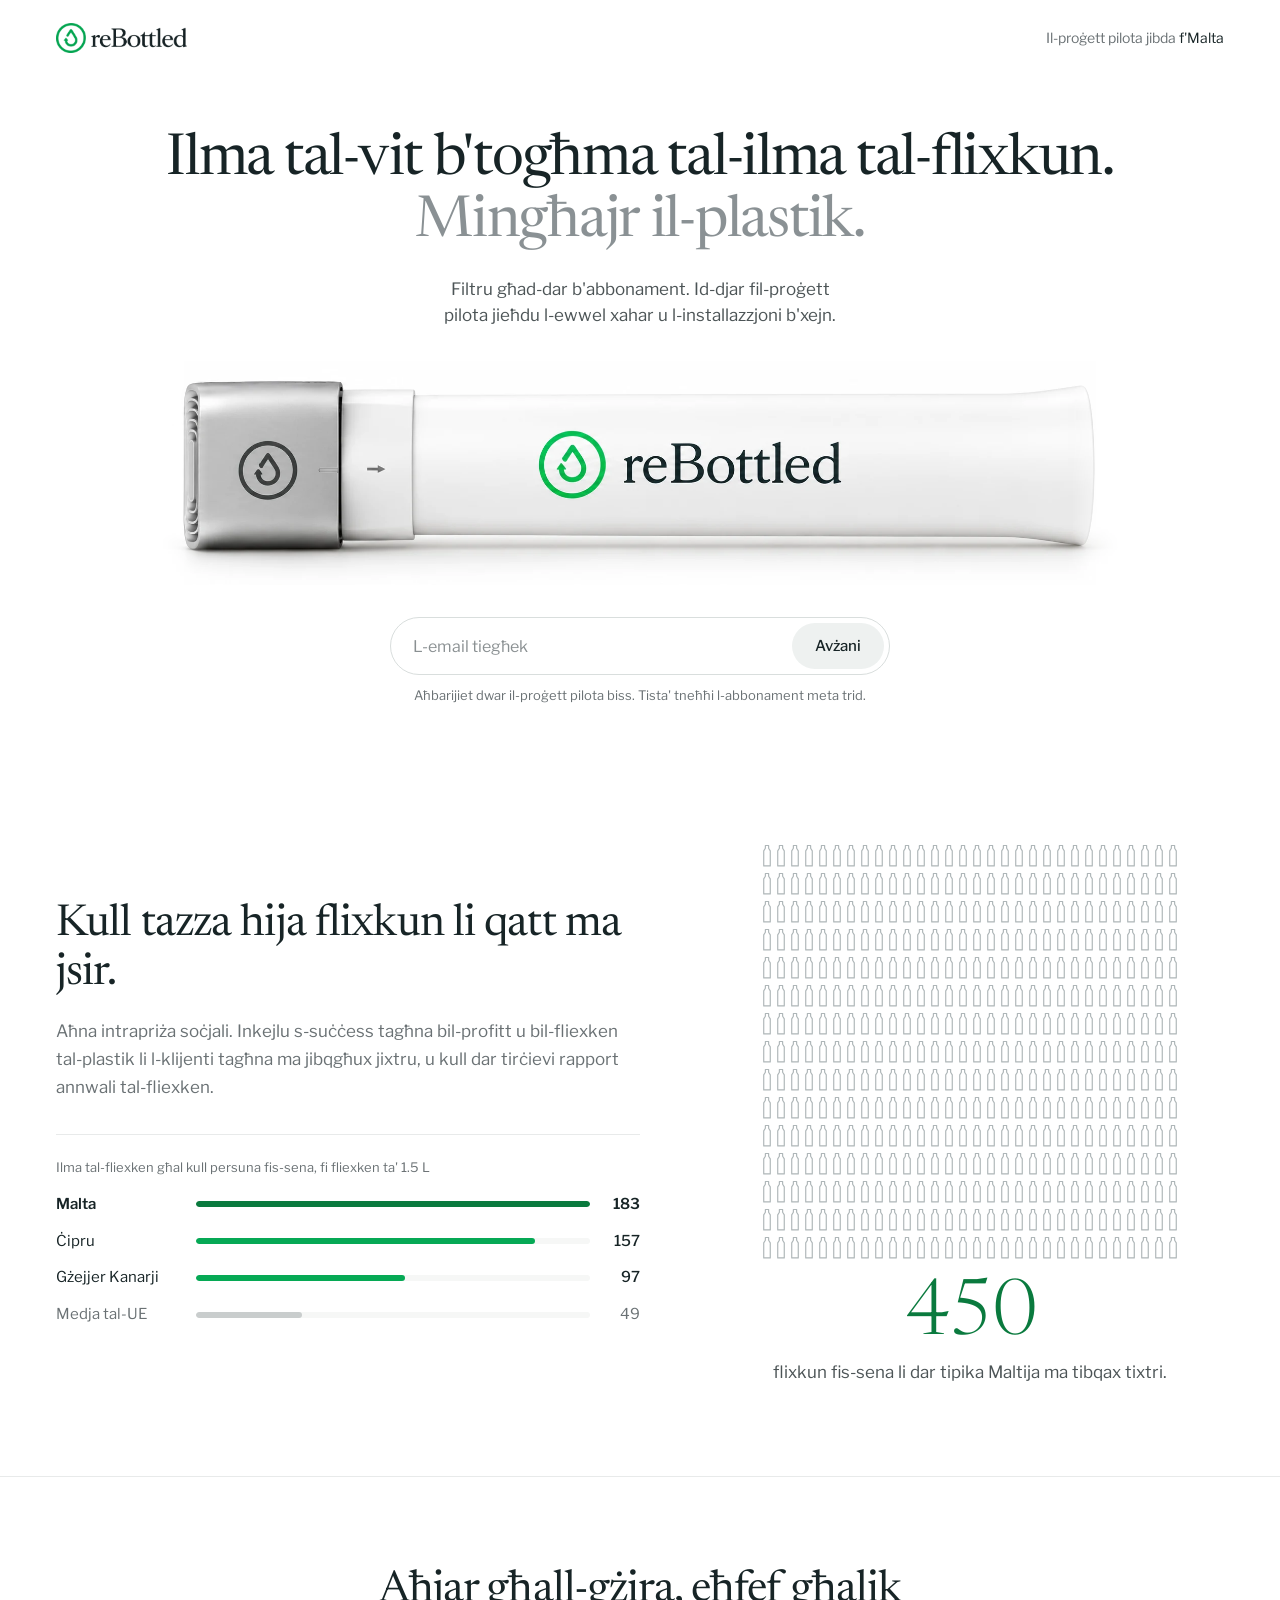
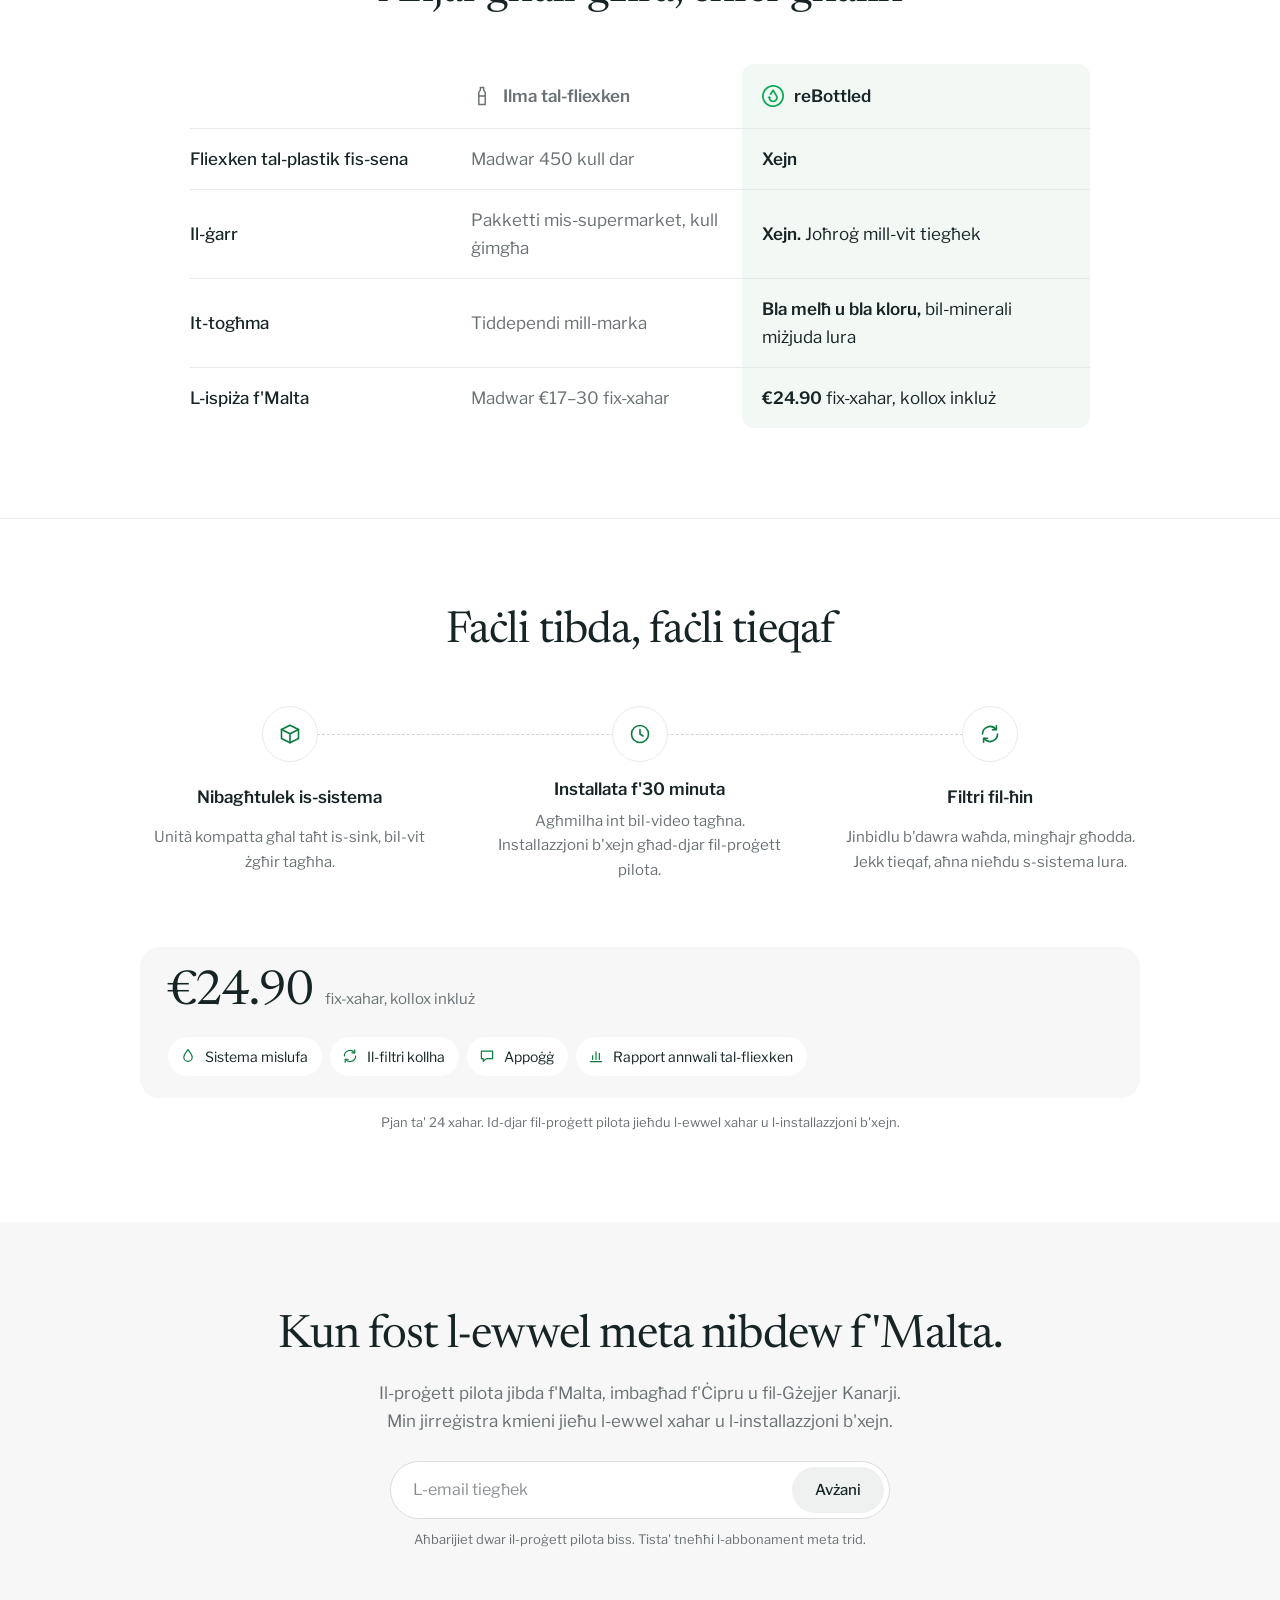
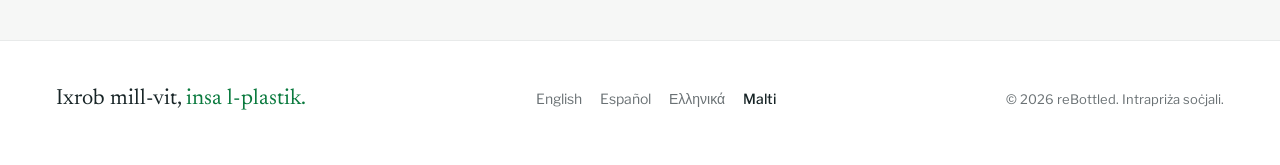
<file: mt/index.html>
<!doctype html>
<html lang="mt">
<head>
  <meta charset="utf-8">
  <meta name="viewport" content="width=device-width, initial-scale=1">
  <title>reBottled | Ilma tal-vit b'togħma tal-ilma tal-flixkun, mingħajr plastik</title>
  <meta name="description" content="reBottled hija intrapriża soċjali li ġġib ilma tal-vit b'togħma tajba fid-djar f'Malta u Għawdex, biex ma jkollokx għalfejn tixtri l-ilma fi fliexken tal-plastik.">
  <meta name="theme-color" content="#ffffff">
  <meta property="og:title" content="reBottled | Ilma tal-vit b'togħma tal-ilma tal-flixkun, mingħajr plastik">
  <meta property="og:description" content="Filtru tal-ilma għad-dar b'abbonament f'Malta. Ingħaqad mal-proġett pilota: l-ewwel xahar u l-installazzjoni b'xejn.">
  <meta property="og:type" content="website">
  <meta property="og:image" content="../assets/hero-filter.webp">
  <link rel="icon" type="image/png" href="../assets/favicon.png">
  <link rel="apple-touch-icon" href="../assets/apple-touch-icon.png">
  <link rel="preconnect" href="https://fonts.googleapis.com">
  <link rel="preconnect" href="https://fonts.gstatic.com" crossorigin>
  <link rel="stylesheet" href="https://fonts.googleapis.com/css2?family=Newsreader:opsz,wght@6..72,300;6..72,400;6..72,500&family=Libre+Franklin:wght@400;500;600&display=swap">
  <link rel="stylesheet" href="../styles.css">
  <script>document.documentElement.classList.add("js");</script>
  <script src="../config.js"></script>
  <script type="application/json" id="i18n">
  {
    "sending": "Qed nibagħtu…",
    "notify": "Avżani",
    "errorEmpty": "Jekk jogħġbok daħħal l-email tiegħek.",
    "errorInvalid": "Dan ma jidhirx indirizz tal-email validu. Iċċekkjah, jekk jogħġbok.",
    "errorFailed": "Ġrat xi ħaġa ħażina u ma stajniex nissejvjaw l-email tiegħek. Erġa' pprova.",
    "thanksTitle": "Int fil-lista.",
    "thanksQuestion": "Ħaġa oħra: fejn tgħix? Navżawk meta l-proġett pilota jasal għandek.",
    "thanksPlace": "Nibagħtulek email hekk kif jibda l-proġett pilota {place}, bl-ewwel xahar u l-installazzjoni b'xejn.",
    "thanksOther": "Inżommuk aġġornat, u jekk naslu fiż-żona tiegħek, l-ewwel xahar u l-installazzjoni jkunu b'xejn.",
    "regions": [
      {
        "id": "malta",
        "label": "Malta jew Għawdex",
        "place": "f'Malta"
      },
      {
        "id": "cyprus",
        "label": "Ċipru",
        "place": "f'Ċipru"
      },
      {
        "id": "canary-islands",
        "label": "Gżejjer Kanarji",
        "place": "fil-Gżejjer Kanarji"
      },
      {
        "id": "other",
        "label": "Xi mkien ieħor",
        "place": null
      }
    ]
  }
  </script>
  <script src="../main.js" defer></script>
</head>
<body>
  <a class="skip-link" href="#main">Aqbeż għall-kontenut</a>

  <header class="site-header">
    <div class="wrap header-inner">
      <a class="brand" href="#top" aria-label="reBottled, lura fil-quċċata">
        <picture>
          <source srcset="../assets/logo.webp" type="image/webp">
          <img src="../assets/logo.png" alt="reBottled" width="174" height="40">
        </picture>
      </a>
      <p class="header-note">Il-proġett pilota jibda <span>f'Malta</span></p>
    </div>
  </header>

  <main id="main">

    <section class="hero" id="top">
      <div class="wrap hero-copy">
        <h1 class="hero-title"><span class="hero-title-line">Ilma tal-vit b'togħma tal-ilma tal-flixkun.</span> <span class="hero-title-line hero-title-quiet">Mingħajr il-plastik.</span></h1>
        <p class="hero-lead">Filtru għad-dar b'abbonament. Id-djar fil-proġett pilota jieħdu l-ewwel xahar u l-installazzjoni b'xejn.</p>
      </div>
      <figure class="hero-product">
        <img src="../assets/hero-filter.webp" srcset="../assets/hero-filter-1000.webp 947w, ../assets/hero-filter.webp 1894w" sizes="(max-width: 700px) 100vw, 960px" alt="Il-filtru reBottled: ċilindru abjad u rqiq b'tapp tal-metall u l-logo aħdar ta' reBottled" width="1894" height="442" fetchpriority="high">
      </figure>
      <div class="wrap hero-signup">
        <form class="signup" novalidate>
          <div class="signup-field">
            <label class="visually-hidden" for="hero-email">Indirizz tal-email</label>
            <input id="hero-email" name="email" type="email" autocomplete="email" inputmode="email" placeholder="L-email tiegħek" required>
            <button class="pill-button" type="submit">Avżani</button>
          </div>
          <p class="signup-note">Aħbarijiet dwar il-proġett pilota biss. Tista' tneħħi l-abbonament meta trid.</p>
        </form>
      </div>
    </section>

    <section class="section impact" id="mission" aria-labelledby="impact-title">
      <div class="wrap impact-grid">
        <div class="impact-copy">
          <h2 id="impact-title">Kull tazza hija flixkun li qatt ma jsir.</h2>
          <p class="lead">Aħna intrapriża soċjali. Inkejlu s-suċċess tagħna bil-profitt u bil-fliexken tal-plastik li l-klijenti tagħna ma jibqgħux jixtru, u kull dar tirċievi rapport annwali tal-fliexken.</p>
          <div class="chart" aria-labelledby="chart-title">
            <p class="chart-title" id="chart-title">Ilma tal-fliexken għal kull persuna fis-sena, fi fliexken ta' 1.5 L</p>
            <dl class="bars">
              <div class="bar-row is-local">
                <dt>Malta</dt>
                <dd><span class="bar"><span style="--w: 100%"></span></span><span class="bar-value">183</span></dd>
              </div>
              <div class="bar-row">
                <dt>Ċipru</dt>
                <dd><span class="bar"><span style="--w: 86%"></span></span><span class="bar-value">157</span></dd>
              </div>
              <div class="bar-row">
                <dt>Gżejjer Kanarji</dt>
                <dd><span class="bar"><span style="--w: 53%"></span></span><span class="bar-value">97</span></dd>
              </div>
              <div class="bar-row is-reference">
                <dt>Medja tal-UE</dt>
                <dd><span class="bar"><span style="--w: 27%"></span></span><span class="bar-value">49</span></dd>
              </div>
            </dl>
          </div>
        </div>
        <figure class="bottle-wall">
          <div class="bottle-grid" role="img" aria-label="Grilja ta' 450 flixkun żgħir tal-plastik"></div>
          <figcaption><span class="wall-number">450</span> flixkun fis-sena li dar tipika Maltija ma tibqax tixtri.</figcaption>
        </figure>
      </div>
    </section>

    <section class="section compare" id="why" aria-labelledby="compare-title">
      <div class="wrap">
        <h2 id="compare-title" class="section-title">Aħjar għall-gżira, eħfef għalik</h2>
        <div class="compare-table" role="table" aria-label="Ilma tal-fliexken imqabbel ma' reBottled">
          <div class="compare-row compare-head" role="row">
            <span role="columnheader"><span class="visually-hidden">Paragun</span></span>
            <span role="columnheader" class="col-bottled"><svg class="icon icon-head" viewBox="0 0 24 24" aria-hidden="true"><path d="M10.2 2.8h3.6v2.7l1.7 2.6v13.1h-7V8.1l1.7-2.6z"/><path d="M8.5 12h7"/></svg>Ilma tal-fliexken</span>
            <span role="columnheader" class="col-us"><img src="../assets/favicon.png" alt="" width="22" height="22">reBottled</span>
          </div>
          <div class="compare-row" role="row">
            <span role="rowheader">Fliexken tal-plastik fis-sena</span>
            <span role="cell" class="col-bottled" data-label="Fliexken"><span>Madwar 450 kull dar</span></span>
            <span role="cell" class="col-us" data-label="reBottled"><span><strong>Xejn</strong></span></span>
          </div>
          <div class="compare-row" role="row">
            <span role="rowheader">Il-ġarr</span>
            <span role="cell" class="col-bottled" data-label="Fliexken"><span>Pakketti mis-supermarket, kull ġimgħa</span></span>
            <span role="cell" class="col-us" data-label="reBottled"><span><strong>Xejn.</strong> Joħroġ mill-vit tiegħek</span></span>
          </div>
          <div class="compare-row" role="row">
            <span role="rowheader">It-togħma</span>
            <span role="cell" class="col-bottled" data-label="Fliexken"><span>Tiddependi mill-marka</span></span>
            <span role="cell" class="col-us" data-label="reBottled"><span><strong>Bla melħ u bla kloru,</strong> bil-minerali miżjuda lura</span></span>
          </div>
          <div class="compare-row" role="row">
            <span role="rowheader">L-ispiża f'Malta</span>
            <span role="cell" class="col-bottled" data-label="Fliexken"><span>Madwar €17–30 fix-xahar</span></span>
            <span role="cell" class="col-us" data-label="reBottled"><span><strong>€24.90</strong> fix-xahar, kollox inkluż</span></span>
          </div>
        </div>
      </div>
    </section>

    <section class="section how" id="how" aria-labelledby="how-title">
      <div class="wrap">
        <h2 id="how-title" class="section-title">Faċli tibda, faċli tieqaf</h2>
        <ol class="steps">
          <li>
            <span class="step-icon"><svg class="icon" viewBox="0 0 24 24" aria-hidden="true"><path d="M3.5 7.5 12 3.2l8.5 4.3v9L12 20.8l-8.5-4.3z"/><path d="M3.5 7.5 12 11.8l8.5-4.3M12 11.8v9"/></svg></span>
            <h3>Nibagħtulek is-sistema</h3>
            <p>Unità kompatta għal taħt is-sink, bil-vit żgħir tagħha.</p>
          </li>
          <li>
            <span class="step-icon"><svg class="icon" viewBox="0 0 24 24" aria-hidden="true"><circle cx="12" cy="12" r="8.5"/><path d="M12 7.5V12l3 2"/></svg></span>
            <h3>Installata f'30 minuta</h3>
            <p>Agħmilha int bil-video tagħna. Installazzjoni b'xejn għad-djar fil-proġett pilota.</p>
          </li>
          <li>
            <span class="step-icon"><svg class="icon" viewBox="0 0 24 24" aria-hidden="true"><path d="M19.5 12a7.5 7.5 0 0 1-13.4 4.6"/><path d="M4.5 12a7.5 7.5 0 0 1 13.4-4.6"/><path d="M18.4 3.8v3.9h-3.9"/><path d="M5.6 20.2v-3.9h3.9"/></svg></span>
            <h3>Filtri fil-ħin</h3>
            <p>Jinbidlu b'dawra waħda, mingħajr għodda. Jekk tieqaf, aħna nieħdu s-sistema lura.</p>
          </li>
        </ol>

        <div class="price-band" id="pricing">
          <p class="price"><span class="price-amount">€24.90</span><span class="price-unit">fix-xahar, kollox inkluż</span></p>
          <ul class="included">
            <li><svg class="icon" viewBox="0 0 24 24" aria-hidden="true"><path d="M12 3.5c3.2 4.1 5.6 7.1 5.6 10a5.6 5.6 0 0 1-11.2 0c0-2.9 2.4-5.9 5.6-10z"/></svg>Sistema mislufa</li>
            <li><svg class="icon" viewBox="0 0 24 24" aria-hidden="true"><path d="M19.5 12a7.5 7.5 0 0 1-13.4 4.6"/><path d="M4.5 12a7.5 7.5 0 0 1 13.4-4.6"/><path d="M18.4 3.8v3.9h-3.9"/><path d="M5.6 20.2v-3.9h3.9"/></svg>Il-filtri kollha</li>
            <li><svg class="icon" viewBox="0 0 24 24" aria-hidden="true"><path d="M4.5 5.5h15v10h-8.2l-4.3 3.5v-3.5H4.5z"/></svg>Appoġġ</li>
            <li><svg class="icon" viewBox="0 0 24 24" aria-hidden="true"><path d="M4.5 19.5h15"/><path d="M7.5 16.5v-5M12 16.5V6.5M16.5 16.5v-8"/></svg>Rapport annwali tal-fliexken</li>
          </ul>
        </div>
        <p class="fine price-fine">Pjan ta' 24 xahar. Id-djar fil-proġett pilota jieħdu l-ewwel xahar u l-installazzjoni b'xejn.</p>
      </div>
    </section>

    <section class="join" id="join" aria-labelledby="join-title">
      <div class="wrap join-inner">
        <h2 id="join-title">Kun fost l-ewwel meta nibdew f'Malta.</h2>
        <p class="join-lead">Il-proġett pilota jibda f'Malta, imbagħad f'Ċipru u fil-Gżejjer Kanarji. Min jirreġistra kmieni jieħu l-ewwel xahar u l-installazzjoni b'xejn.</p>
        <form class="signup" novalidate>
          <div class="signup-field">
            <label class="visually-hidden" for="join-email">Indirizz tal-email</label>
            <input id="join-email" name="email" type="email" autocomplete="email" inputmode="email" placeholder="L-email tiegħek" required>
            <button class="pill-button" type="submit">Avżani</button>
          </div>
          <p class="signup-note">Aħbarijiet dwar il-proġett pilota biss. Tista' tneħħi l-abbonament meta trid.</p>
        </form>
      </div>
    </section>

  </main>

  <footer class="site-footer">
    <div class="wrap footer-inner">
      <p class="footer-line">Ixrob mill-vit, <span class="accent">insa l-plastik.</span></p>
      <nav class="lang-switch" aria-label="Lingwa">
        <a href="../" lang="en" hreflang="en">English</a>
        <a href="../es/" lang="es" hreflang="es">Español</a>
        <a href="../cy/" lang="el" hreflang="el">Ελληνικά</a>
        <a href="./" lang="mt" hreflang="mt" aria-current="page">Malti</a>
      </nav>
      <p class="fine">© <span id="year">2026</span> reBottled. Intrapriża soċjali.</p>
    </div>
  </footer>
</body>
</html>
</file>
<file: styles.css>
/* reBottled landing page
   Colours come from the logo: ink #172426, brand green #06A955.
   Green text uses a darker shade (#0A7A3E) so it passes WCAG AA on white. Buttons stay neutral. */

:root {
  --header-h: 76px;
  --ink: #172426;
  --text: #4C5456;
  --muted: #6A7174;
  --line: #E8EAEA;
  --soft: #F6F7F6;
  --green: #06A955;
  --green-dark: #0A7A3E;
  --green-darker: #08602F;
  --serif: "Newsreader", Georgia, "Times New Roman", serif;
  --sans: "Libre Franklin", "Helvetica Neue", Arial, sans-serif;
  --wrap: 1180px;
  --gutter: clamp(20px, 5vw, 56px);
  --section: clamp(56px, 7vw, 96px);
}

*, *::before, *::after { box-sizing: border-box; }

html { scroll-behavior: smooth; }

body {
  margin: 0;
  background: #fff;
  color: var(--text);
  font-family: var(--sans);
  font-size: 17px;
  line-height: 1.65;
  -webkit-font-smoothing: antialiased;
  text-rendering: optimizeLegibility;
}

img { display: block; max-width: 100%; height: auto; }

h1, h2, h3 { color: var(--ink); margin: 0; font-weight: 400; }
h2 {
  font-family: var(--serif);
  font-size: clamp(30px, 4vw, 44px);
  line-height: 1.12;
  letter-spacing: -0.02em;
}
h3 { font-family: var(--sans); font-size: 17px; font-weight: 600; line-height: 1.35; }
p { margin: 0; }

a { color: var(--green-dark); }
a:hover { color: var(--green-darker); }

:focus-visible { outline: 2px solid var(--ink); outline-offset: 3px; }
.signup-field input:focus-visible { outline: none; }

.wrap { width: 100%; max-width: calc(var(--wrap) + 2 * var(--gutter)); margin: 0 auto; padding: 0 var(--gutter); }

.skip-link {
  position: absolute; left: 12px; top: -60px; z-index: 100;
  background: var(--ink); color: #fff; padding: 10px 16px; text-decoration: none;
}
.skip-link:focus { top: 12px; color: #fff; }

.muted { color: var(--muted); }
.fine { font-size: 13px; line-height: 1.55; color: var(--muted); }
.accent { color: var(--green-dark); }

/* Buttons: light, rounded, no colour */
.pill-button {
  display: inline-flex; align-items: center; justify-content: center;
  min-height: 46px; padding: 0 22px;
  background: #EEF1F0; color: var(--ink);
  font-family: var(--sans); font-size: 15px; font-weight: 500; letter-spacing: 0.005em;
  border: 1px solid transparent; border-radius: 999px; cursor: pointer; white-space: nowrap;
  transition: background-color 0.15s ease, border-color 0.15s ease;
}
.pill-button:hover { background: #E3E7E6; }
.pill-button:disabled { cursor: default; color: var(--muted); }
.pill-button-quiet { background: #fff; border-color: #D9DEDD; }
.pill-button-quiet:hover { background: #F4F6F5; border-color: #C3C9C8; }

.visually-hidden {
  position: absolute; width: 1px; height: 1px; padding: 0; margin: -1px;
  overflow: hidden; clip: rect(0 0 0 0); white-space: nowrap; border: 0;
}

/* Header: logo only */
.site-header { position: relative; z-index: 2; }
.header-inner {
  height: var(--header-h); display: flex; align-items: center; justify-content: space-between; gap: 24px;
}
.header-note { font-size: 14px; color: var(--muted); text-align: right; }
.header-note span { color: var(--ink); }
.brand { display: block; flex: 0 0 auto; }
.brand img { height: 30px; width: auto; }

/* Email sign-up: one rounded field with the button inside */
.signup { display: grid; grid-template-columns: minmax(0, 1fr); gap: 10px; width: 100%; max-width: 500px; }
.signup-field {
  display: flex; align-items: center; gap: 8px;
  padding: 5px 5px 5px 22px;
  background: #fff; border: 1px solid #D9DEDD; border-radius: 999px;
  transition: border-color 0.15s ease, box-shadow 0.15s ease;
}
.signup-field:hover { border-color: #C3C9C8; }
.signup-field:focus-within { border-color: #9AA4A3; box-shadow: 0 0 0 4px rgba(23, 36, 38, 0.06); }
.signup-field.is-invalid { border-color: #B42318; }
.signup-field input {
  flex: 1 1 auto; width: 100%; min-width: 0; height: 46px; padding: 0;
  font: inherit; font-size: 16px; color: var(--ink);
  background: transparent; border: 0; outline: none;
}
.signup-field input::placeholder { color: #8A9092; }
.signup-note { font-size: 13px; color: var(--muted); padding-left: 22px; }
.signup-error { font-size: 13px; color: #B42318; padding-left: 22px; }

.signup-thanks { display: grid; gap: 8px; max-width: 640px; outline: none; }
.signup-thanks-title { font-family: var(--serif); font-size: 24px; color: var(--ink); }
.signup-thanks-text { color: var(--muted); }
.region-choices { display: flex; flex-wrap: wrap; gap: 8px; margin-top: 8px; }

/* Hero
   Headline, text, product photo and sign-up always fit in the first screen.
   The hero is never taller than one viewport (minus the header); text sizes
   follow the viewport height, and the photo shrinks only when the space runs out. */
.hero {
  --hero-gap: clamp(12px, 3.6vh, 48px);
  max-height: calc(100vh - var(--header-h));
  max-height: calc(100svh - var(--header-h));
  display: grid;
  grid-template-rows: auto minmax(0, auto) auto;
  row-gap: var(--hero-gap);
  padding: clamp(4px, 2.5vh, 32px) 0 clamp(14px, 5vh, 56px);
  overflow: hidden;
}
.hero-copy {
  display: grid; grid-template-columns: minmax(0, 1fr);
  justify-items: center; text-align: center;
  gap: clamp(10px, 2.4vh, 24px);
  padding-top: clamp(8px, 3.5vh, 48px);
}
/* Two deliberate lines: the promise in ink, the payoff in a quiet grey */
.hero-title {
  font-family: var(--serif);
  font-weight: 400;
  font-size: clamp(26px, min(4.6vw, 6.4vh), 66px);
  line-height: 1.08;
  letter-spacing: -0.022em;
  text-wrap: balance;
}
.hero-title-line { display: block; }
.hero-title-quiet { color: #8A9194; }
.hero-lead {
  max-width: 44em; text-wrap: balance; color: var(--text);
  font-size: clamp(14px, 2.2vh, 17px); line-height: 1.55;
}
.hero-product {
  margin: 0; min-height: 0; height: 100%; overflow: hidden;
  display: flex; align-items: center; justify-content: center;
  padding: 0 var(--gutter);
}
.hero-product img {
  width: auto; height: auto;
  max-width: min(960px, 100%); max-height: 100%;
  /* The product photo has a faint grey vignette; fade its edges into the white page. */
  -webkit-mask-image: linear-gradient(to right, transparent 0, #000 5%, #000 95%, transparent 100%);
          mask-image: linear-gradient(to right, transparent 0, #000 5%, #000 95%, transparent 100%);
}
.hero-signup { display: grid; justify-items: center; text-align: center; }
.hero-signup .signup-field { text-align: left; }
.hero-signup .signup-field input { height: clamp(38px, 5.6vh, 46px); }
.hero-signup .pill-button { min-height: clamp(38px, 5.6vh, 46px); }
.hero-signup .signup { gap: clamp(6px, 1.2vh, 10px); }
.hero-signup .signup-note, .hero-signup .signup-error { padding-left: 0; }
.hero-signup .signup-thanks { justify-items: center; gap: 4px; }
.hero-signup .region-choices { justify-content: center; margin-top: 6px; }

/* Sections */
.section { padding: var(--section) 0; }
.section + .section { border-top: 1px solid var(--line); }
.section-title { text-align: center; margin-bottom: clamp(28px, 4vw, 48px); }
.lead { color: var(--muted); max-width: 34em; }
.icon {
  width: 22px; height: 22px; flex: 0 0 auto;
  fill: none; stroke: currentColor; stroke-width: 1.6; stroke-linecap: round; stroke-linejoin: round;
}

/* Impact: copy and island chart beside a wall of 450 bottles */
.impact-grid {
  display: grid;
  grid-template-columns: minmax(0, 1.15fr) minmax(0, 1fr);
  gap: clamp(36px, 6vw, 96px);
  align-items: center;
}
.impact-copy { display: grid; gap: 18px; }
.chart { margin-top: 14px; padding-top: 22px; border-top: 1px solid var(--line); }
.chart-title { font-size: 13px; color: var(--muted); margin-bottom: 14px; }
.bars { margin: 0; display: grid; gap: 12px; }
.bar-row { display: grid; grid-template-columns: 124px minmax(0, 1fr); align-items: center; gap: 16px; }
.bar-row dt { color: var(--ink); font-size: 15px; }
.bar-row dd { margin: 0; display: grid; grid-template-columns: minmax(0, 1fr) 36px; align-items: center; gap: 14px; }
.bar { display: block; height: 6px; border-radius: 3px; background: var(--soft); overflow: hidden; }
.bar > span {
  display: block; height: 100%; width: var(--w); border-radius: 3px;
  background: var(--green);
  transform-origin: left center;
}
.bar-value { text-align: right; font-size: 15px; font-weight: 500; color: var(--ink); font-variant-numeric: tabular-nums; }
.is-reference dt, .is-reference .bar-value { color: var(--muted); font-weight: 400; }
.is-reference .bar > span { background: #C9CDCD; }
/* The visitor's own island on localised pages */
.is-local dt, .is-local .bar-value { font-weight: 600; }
.is-local .bar > span { background: var(--green-dark); }

.js .bars .bar > span { transform: scaleX(0); transition: transform 0.9s cubic-bezier(0.2, 0.7, 0.2, 1); }
.js .bars.is-visible .bar > span { transform: scaleX(1); }
.js .bars.is-visible .bar-row:nth-child(2) .bar > span { transition-delay: 0.08s; }
.js .bars.is-visible .bar-row:nth-child(3) .bar > span { transition-delay: 0.16s; }
.js .bars.is-visible .bar-row:nth-child(4) .bar > span { transition-delay: 0.24s; }

.bottle-wall { margin: 0; display: grid; gap: 16px; justify-items: center; }
/* 30 columns x 15 rows = 450 bottles, each cell 1:2 */
.bottle-grid {
  /* --cols x --rows bottles; each page sets them to match its own number */
  --cols: 30; --rows: 15; --ratio: 1;
  --m-cols: 45; --m-rows: 10; --m-ratio: 2.25;
  width: 100%; max-width: 420px; aspect-ratio: var(--ratio);
  background-image: url("data:image/svg+xml,%3Csvg xmlns='http://www.w3.org/2000/svg' viewBox='0 0 12 24'%3E%3Cpath d='M4.6 3h2.8v2.3l1.4 2.3v12.9H3.2V7.6l1.4-2.3z' fill='none' stroke='%23AEB6B8' stroke-width='1' stroke-linejoin='round'/%3E%3C/svg%3E");
  background-size: calc(100% / var(--cols)) calc(100% / var(--rows));
  background-repeat: repeat;
}
.bottle-wall figcaption { text-align: center; color: var(--text); max-width: 26em; }
.wall-number {
  display: block;
  font-family: var(--serif); font-weight: 300; color: var(--green-dark);
  font-size: clamp(56px, 6vw, 80px); line-height: 1; letter-spacing: -0.03em;
  margin-bottom: 4px;
}

/* Bottled water vs reBottled */
.compare-table { max-width: 900px; margin: 0 auto; }
.compare-row {
  display: grid;
  grid-template-columns: minmax(0, 0.9fr) minmax(0, 1fr) minmax(0, 1.2fr);
  border-bottom: 1px solid var(--line);
}
.compare-row > span { padding: 16px 20px; display: flex; align-items: center; gap: 10px; }
.compare-row > [role="rowheader"] { padding-left: 0; color: var(--ink); font-weight: 500; }
.compare-row .col-bottled { color: var(--muted); }
.compare-row .col-us { background: #F2F8F4; color: var(--ink); }
.compare-row .col-us strong { font-weight: 600; }
.compare-head > span { padding-top: 18px; padding-bottom: 18px; font-weight: 600; color: var(--ink); }
.compare-head .col-bottled { color: var(--muted); }
.compare-head .col-us { border-radius: 12px 12px 0 0; }
.compare-row:last-child .col-us { border-radius: 0 0 12px 12px; }
.compare-row:last-child { border-bottom: 0; }
.compare-head img { width: 22px; height: 22px; }

/* How it works + price */
.steps {
  list-style: none; margin: 0 auto; padding: 0; max-width: 1000px;
  display: grid; grid-template-columns: repeat(3, minmax(0, 1fr)); gap: clamp(24px, 4vw, 56px);
  position: relative;
}
/* thin line joining the three icons */
.steps::before {
  content: ""; position: absolute; top: 28px; left: 16.66%; right: 16.66%;
  border-top: 1px dashed #CFD5D4;
}
.steps li { position: relative; display: grid; justify-items: center; text-align: center; gap: 8px; }
.step-icon {
  width: 56px; height: 56px; border-radius: 50%;
  display: grid; place-items: center;
  background: #fff; border: 1px solid var(--line); color: var(--green-dark);
  margin-bottom: 8px;
}
.step-icon .icon { width: 24px; height: 24px; }
.steps p { color: var(--muted); font-size: 15px; max-width: 24em; }

.price-band {
  max-width: 1000px; margin: clamp(40px, 5vw, 64px) auto 0;
  padding: 22px 28px; border-radius: 20px; background: var(--soft);
  display: flex; align-items: center; justify-content: space-between; gap: 20px 32px; flex-wrap: wrap;
}
.price { display: flex; align-items: baseline; gap: 12px; flex-wrap: wrap; }
.price-amount {
  font-family: var(--serif); font-weight: 400; color: var(--ink);
  font-size: clamp(36px, 4vw, 48px); line-height: 1; letter-spacing: -0.02em;
}
.price-unit { font-size: 15px; color: var(--muted); }
.included { list-style: none; margin: 0; padding: 0; display: flex; flex-wrap: wrap; gap: 8px; }
.included li {
  display: inline-flex; align-items: center; gap: 8px;
  padding: 8px 14px 8px 11px; border-radius: 999px; background: #fff;
  font-size: 14px; color: var(--ink);
}
.included .icon { width: 18px; height: 18px; color: var(--green-dark); }
.price-fine { text-align: center; margin-top: 14px; }

/* Join: centred, mirrors the hero */
.join { background: var(--soft); padding: var(--section) 0; }
.join-inner { display: grid; justify-items: center; text-align: center; gap: 16px; }
.join-inner h2 { font-size: clamp(30px, 4vw, 46px); }
.join-lead { color: var(--muted); max-width: 32em; text-wrap: balance; }
.join-inner .signup { margin-top: 10px; }
.join-inner .signup-field { text-align: left; }
.join-inner .signup-note, .join-inner .signup-error { padding-left: 0; }
.join-inner .signup-thanks { justify-items: center; }
.join-inner .region-choices { justify-content: center; }

/* Footer */
.site-footer { padding: 40px 0 48px; border-top: 1px solid var(--line); }
.footer-inner { display: flex; align-items: baseline; justify-content: space-between; gap: 24px; flex-wrap: wrap; }
.footer-line { font-family: var(--serif); font-size: 22px; color: var(--ink); }
.lang-switch { display: flex; flex-wrap: wrap; gap: 4px 18px; }
.lang-switch a { font-size: 14px; color: var(--muted); text-decoration: none; }
.lang-switch a:hover { color: var(--ink); }
.lang-switch a[aria-current="page"] { color: var(--ink); font-weight: 500; }

/* Greek page: Newsreader and Libre Franklin have no Greek glyphs */
html[lang="el"] {
  --serif: "Literata", Georgia, "Times New Roman", serif;
  --sans: "Noto Sans", "Helvetica Neue", Arial, sans-serif;
}

/* Short screens: keep the post-sign-up panel compact so the photo stays visible */
@media (max-height: 620px) {
  .hero-signup .signup-thanks-title { font-size: 18px; }
  .hero-signup .signup-thanks-text { font-size: 13px; line-height: 1.45; }
  .hero-signup .region-choices { gap: 6px; margin-top: 4px; }
  .hero-signup .region-choices .pill-button { min-height: 34px; padding: 0 14px; font-size: 13px; }
}

/* Short screens (landscape phones, small laptops) */
@media (max-height: 520px) {
  :root { --header-h: 52px; }
  .brand img { height: 24px; }
  .hero-signup .signup-note { display: none; }
}

/* Tablet */
@media (max-width: 960px) {
  .impact-grid { grid-template-columns: minmax(0, 1fr); }
  .bottle-grid { max-width: 380px; }
}

/* Phone */
@media (max-width: 700px) {
  :root { --header-h: 60px; }
  body { font-size: 16px; }
  .brand img { height: 26px; }
  .signup-field { padding-left: 18px; }
  .signup-field input { height: 44px; }
  .pill-button { min-height: 44px; padding: 0 18px; }
  .signup-note, .signup-error { padding-left: 18px; }
  .hero-title { font-size: clamp(26px, min(8.2vw, 5.4vh), 40px); }
  .header-note { display: none; }
  .hero-product { padding: 0 8px; }
  .hero-product img { -webkit-mask-image: none; mask-image: none; }
  .bar-row { grid-template-columns: 104px minmax(0, 1fr); gap: 12px; }
  .bar-row dt, .bar-value { font-size: 14px; }
  /* On phones the wall turns into a wide strip: 45 columns x 10 rows, still 450 bottles */
  .bottle-grid { max-width: none; aspect-ratio: var(--m-ratio); background-size: calc(100% / var(--m-cols)) calc(100% / var(--m-rows)); }
  .wall-number { font-size: 52px; }
  /* Comparison becomes one card per row: label on top, then the two answers */
  .compare-head { display: none; }
  .compare-row { grid-template-columns: minmax(0, 1fr) minmax(0, 1fr); padding: 14px 0; gap: 8px; }
  .compare-row > [role="rowheader"] { grid-column: 1 / -1; padding: 0; font-size: 14px; }
  .compare-row > span { padding: 10px 12px; font-size: 14px; align-items: flex-start; }
  .compare-row .col-bottled { background: #fff; border: 1px solid var(--line); border-radius: 10px; }
  .compare-row .col-bottled::before { content: attr(data-label); }
  .compare-row .col-us { border-radius: 10px; }
  .compare-row:last-child .col-us { border-radius: 10px; }
  .compare-row .col-us::before { content: attr(data-label); }
  .compare-row .col-bottled, .compare-row .col-us { display: block; line-height: 1.45; }
  .compare-row .col-bottled::before, .compare-row .col-us::before { display: block; margin-bottom: 3px; font-size: 12px; color: var(--muted); font-weight: 500; }
  .steps { grid-template-columns: minmax(0, 1fr); gap: 0; }
  .steps::before { top: 28px; bottom: 28px; left: 28px; right: auto; border-top: 0; border-left: 1px dashed #CFD5D4; }
  .steps li { grid-template-columns: 56px minmax(0, 1fr); justify-items: start; text-align: left; column-gap: 16px; row-gap: 2px; padding: 0 0 22px; }
  .steps li:last-child { padding-bottom: 0; }
  .step-icon { grid-row: 1 / span 2; margin: 0; }
  .steps h3 { align-self: end; padding-top: 6px; }
  .price-band { padding: 20px; border-radius: 16px; }
  .footer-inner { flex-direction: column; gap: 8px; }
}

@media (prefers-reduced-motion: reduce) {
  html { scroll-behavior: auto; }
  .js .bars .bar > span { transform: none; transition: none; }
  * { transition: none !important; }
}
</file>
